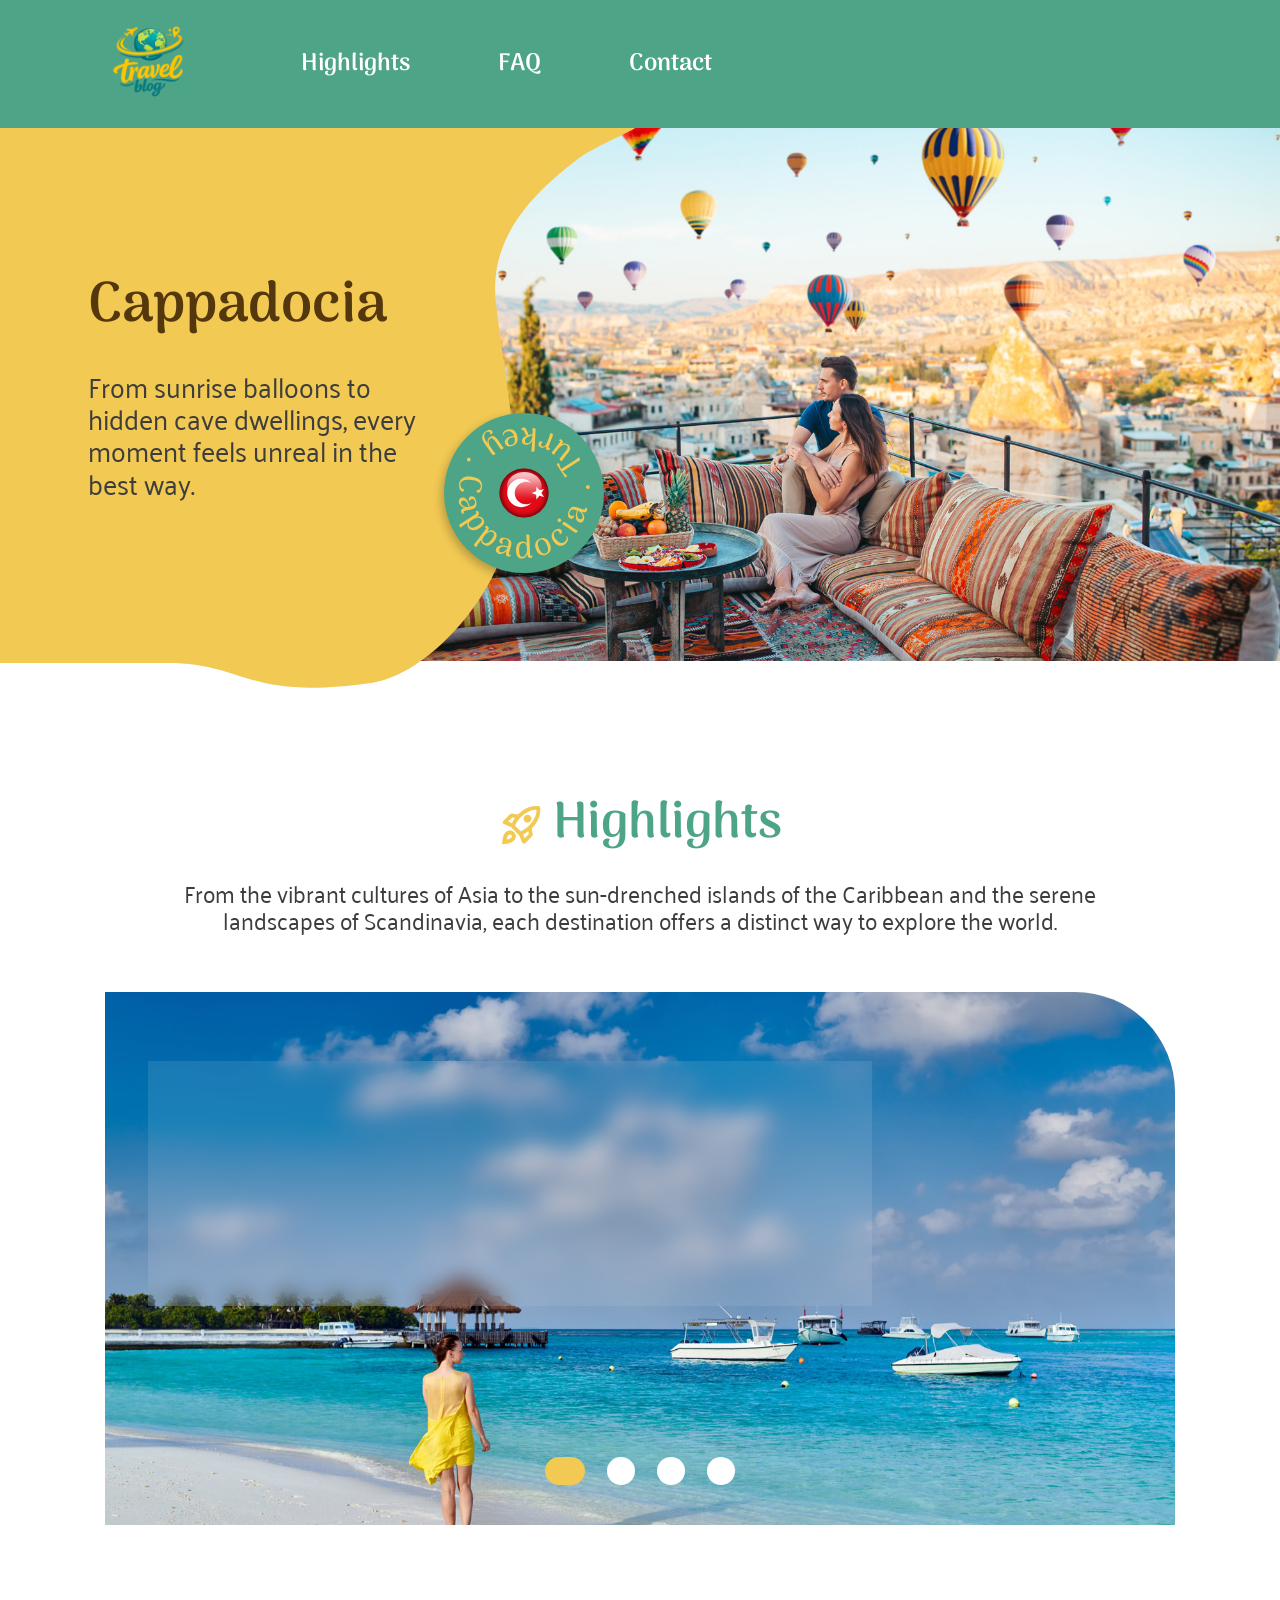
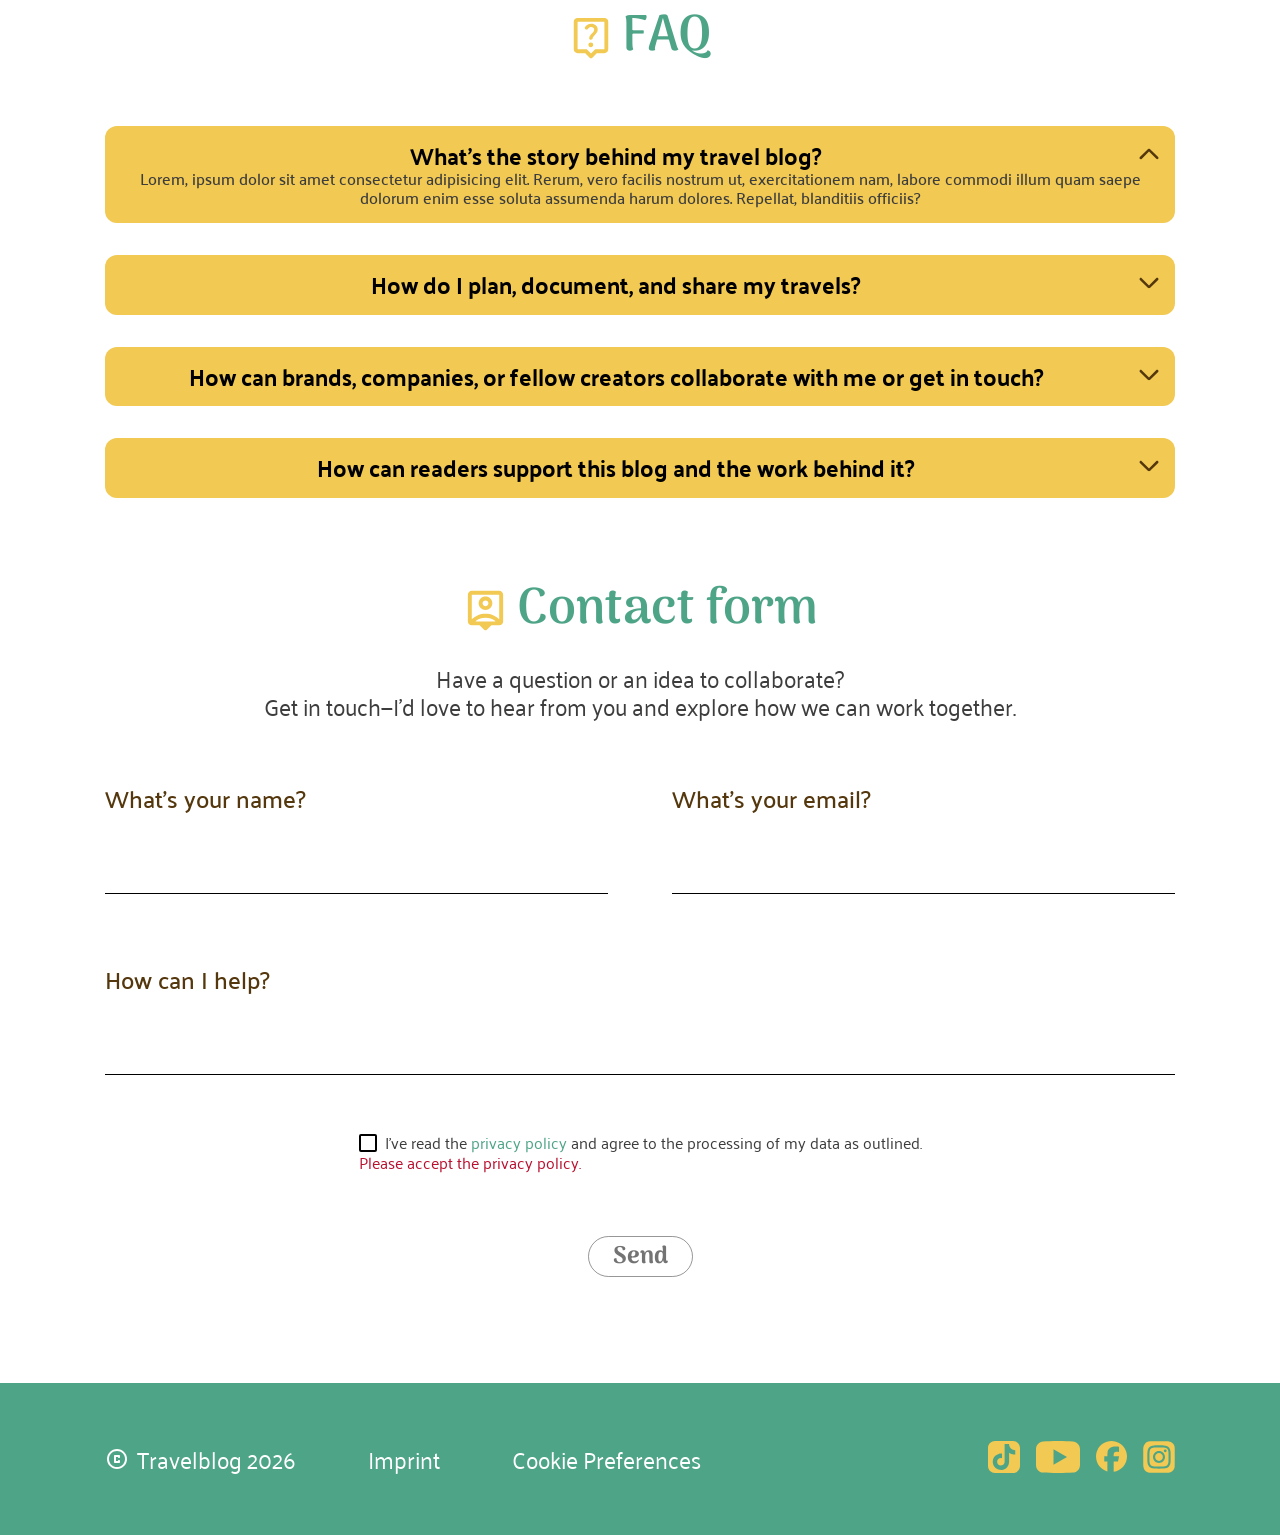
<file: index.html>
<!DOCTYPE html>
<html lang="en">

<head>
    <meta charset="UTF-8">
    <meta name="viewport" content="width=device-width, initial-scale=1.0">
    <title>Blog - Startseite</title>

    <link rel="stylesheet" href="css/variables.css">
    <link rel="stylesheet" href="css/standard.css">
    <link rel="stylesheet" href="css/font.css">
    <link rel="stylesheet" href="css/style-index.css">

    <link rel="shortcut icon" href="/assets/icons/logo-blog.svg" type="image/x-icon">
</head>

<body>
    <header class="wrapper">
        <a href="index.html"><img src="/assets/icons/logo-blog.svg" alt="Logo vom Reiseblog"></a>
        <nav>
            <ul>
                <li class="nav-highlights"><a href="#section-highlights">Highlights</a></li>
                <li class="nav-faq"><a href="#section-faq">FAQ</a></li>
                <li class="nav-contact"><a href="#section-contact">Contact</a></li>
            </ul>
        </nav>
        <nav class="navbar wrapper">
            <ul>
                <li><a href="index.html"><img src="/assets/icons/home-icon-green.svg" alt=""></a></li>
                <li><a href="#section-highlights"><img src="/assets/icons/rocket-icon-green.svg" alt=""></a></li>
                <li><a href="#section-faq"><img src="/assets/icons/help-icon-green.svg" alt=""></a></li>
                <li><a href="#section-contact"><img src="/assets/icons/person-pin-contact-icon-green.svg" alt=""></a>
                </li>
            </ul>
        </nav>
    </header>

    <section class="section-hero wrapper">
        <div class="container">
            <div class="hero-image">
            </div>
            <img src="/assets/img/wave.svg" class="hero-wave">
            <div class="hero-headline">
                <h1>Cappadocia</h1>
                <p>From sunrise balloons to hidden cave dwellings, every moment feels unreal in the best way.</p>
            </div>
            <div class="hero-logo">
                <img src="/assets/icons/cappadocia-turkey.svg" alt="" class="logo-text">
                <img src="/assets/icons/turkey-flag-icon.svg" alt="">
            </div>
        </div>
    </section>

    <main>



        <section id="section-highlights" class="section-highlights wrapper">
            <div class="section-head">
                <h2><img src="/assets/icons/rocket-highlights.svg" alt="Icon von einer Rakete">Highlights</h2>
                <div>
                    <p>From the vibrant cultures of Asia to the sun-drenched islands of the Caribbean and the serene
                        landscapes of
                        Scandinavia, each destination offers a distinct way to explore the world. </p>
                </div>
            </div>

            <div class="slider">
                <input type="radio" name="slider" value="one" checked>
                <input type="radio" name="slider" value="two">
                <input type="radio" name="slider" value="three">
                <input type="radio" name="slider" value="four">

                <div class="slider_wrapper">
                    <a href="article1.html" class="slider_element element_one">
                        <div>
                            <h6>The World’s Most Breathtaking Beaches</h6>
                            <p>From powder-soft white sands to dramatic coastlines kissed by turquoise waves, these
                                beaches are more than destinations — they’re feelings.</p>
                        </div>
                    </a>
                    <a href="article2.html" class="slider_element element_two">
                        <div>
                            <h6>Copenhagen in 3 Days: Big Experiences, Smart Spending</h6>
                            <p>Discover Copenhagen, where historic charm meets modern design, vibrant cycling culture
                                and waterfront living.</p>
                        </div>
                    </a>
                    <a href="article3.html" class="slider_element element_three">
                        <div>
                            <h6>Pattaya Pulse: <br />
                                Food, Sun and Neon Nights</h6>
                            <p>From bustling promenades to nearby islands, the city offers an energetic and diverse
                                escape. Discover Pattaya City, with vibrant nightlife and rich cultural landmarks.</p>
                        </div>
                    </a>
                    <a class="slider_element element_four">
                        <div>
                            <h6>Mountain Fuji</h6>
                            <p>The most iconic mountain and an active volcano located about 100 kilometers southwest of
                                Tokyo. Written with the characters for “wealth” and “samurai,” Fuji’s name evokes a
                                sense of strength, honor, and enduring prestige.</p>
                        </div>
                    </a>
                </div>
            </div>
        </section>

        <section id="section-faq" class="section-faq wrapper">
            <h2><img src="/assets/icons/help-faq.svg" alt="">FAQ</h2>
            <div class="accordion">
                <details name="accordion" open>
                    <summary>What’s the story behind my travel blog?<img src="/assets/icons/arrow.svg" alt=""></summary>
                    <p>Lorem, ipsum dolor sit amet consectetur adipisicing elit. Rerum, vero facilis nostrum ut,
                        exercitationem nam, labore commodi illum quam saepe dolorum enim esse soluta assumenda harum
                        dolores. Repellat, blanditiis officiis?</p>
                </details>
                <details name="accordion">
                    <summary>How do I plan, document, and share my travels?<img src="/assets/icons/arrow.svg" alt="">
                    </summary>
                    <p>Lorem, ipsum dolor sit amet consectetur adipisicing elit. Rerum, vero facilis nostrum ut,
                        exercitationem nam, labore commodi illum quam saepe dolorum enim esse soluta assumenda harum
                        dolores. Repellat, blanditiis officiis?</p>
                </details>
                <details name="accordion">
                    <summary>How can brands, companies, or fellow creators collaborate with me or get in touch?<img
                            src="/assets/icons/arrow.svg" alt=""></summary>
                    <p>Lorem, ipsum dolor sit amet consectetur adipisicing elit. Rerum, vero facilis nostrum ut,
                        exercitationem nam, labore commodi illum quam saepe dolorum enim esse soluta assumenda harum
                        dolores. Repellat, blanditiis officiis?</p>
                </details>
                <details name="accordion">
                    <summary>How can readers support this blog and the work behind it?<img src="/assets/icons/arrow.svg"
                            alt=""></summary>
                    <p>Lorem, ipsum dolor sit amet consectetur adipisicing elit. Rerum, vero facilis nostrum ut,
                        exercitationem nam, labore commodi illum quam saepe dolorum enim esse soluta assumenda harum
                        dolores. Repellat, blanditiis officiis?</p>
                </details>
            </div>
        </section>

        <section id="section-contact" class="section-contact wrapper">
            <div class="section-head">
                <h2><img src="/assets/icons/person-pin-contact.svg" alt="">Contact form</h2>
                <div>
                    <p>Have a question or an idea to collaborate?</p>
                    <p>Get in touch—I’d love to hear from you and explore how we can work together.</p>
                </div>
            </div>

            <div class="contact-form">
                <div>
                    <label for="name">What's your name?</label>
                    <input type="text" name="name" id="">
                </div>
                <div>
                    <label for="email">What's your email?</label>
                    <input type="text" name="email" id="">
                </div>
                <div>
                    <label for="help">How can I help?</label>
                    <input type="text" name="help" id="">
                </div>
            </div>

            <div class="submit">
                <div>
                    <div class="check">
                        <input type="checkbox" name="privacy-police" id="">
                        <p>I've read the <em>privacy policy</em> and agree to the processing of my data as outlined.</p>
                    </div>
                    <p class="error">Please accept the privacy policy.</p>
                </div>
                <button type="submit">Send</button>
            </div>
        </section>

    </main>


    <footer class="wrapper">
        <div>
            <div class="footer-copyright">
                <img src="/assets/icons/copyright.svg" alt="Copyright-Icon">
                <p>Travelblog 2026</p>
            </div>
            <ul class="footer-links">
                <li><a href="impressum.html">Imprint</a></li>
                <li><a href="">Cookie Preferences</a></li>
            </ul>

        </div>

        <ul class="footer-social-media-buttons">
            <li><a href="https://www.tiktok.com/de-DE/" target="_blank"><img src="/assets/icons/icon-tiktok-yellow.svg"
                        alt="Logo von Tiktok"></a></li>
            <li><a href="https://www.youtube.com/" target="_blank"><img src="/assets/icons/icon-youtube-yellow.svg"
                        alt="Logo von Youtube"></a></li>
            <li><a href="https://www.facebook.com/" target="_blank"><img src="/assets/icons/icon-facebook-yellow.svg"
                        alt="Logo von Facebook"></a></li>
            <li><a href="https://www.instagram.com/" target="_blank"><img src="/assets/icons/icon-instagram-yellow.svg"
                        alt="Logo von Instagramm"></a></li>
        </ul>
    </footer>

</body>


</html>
</file>
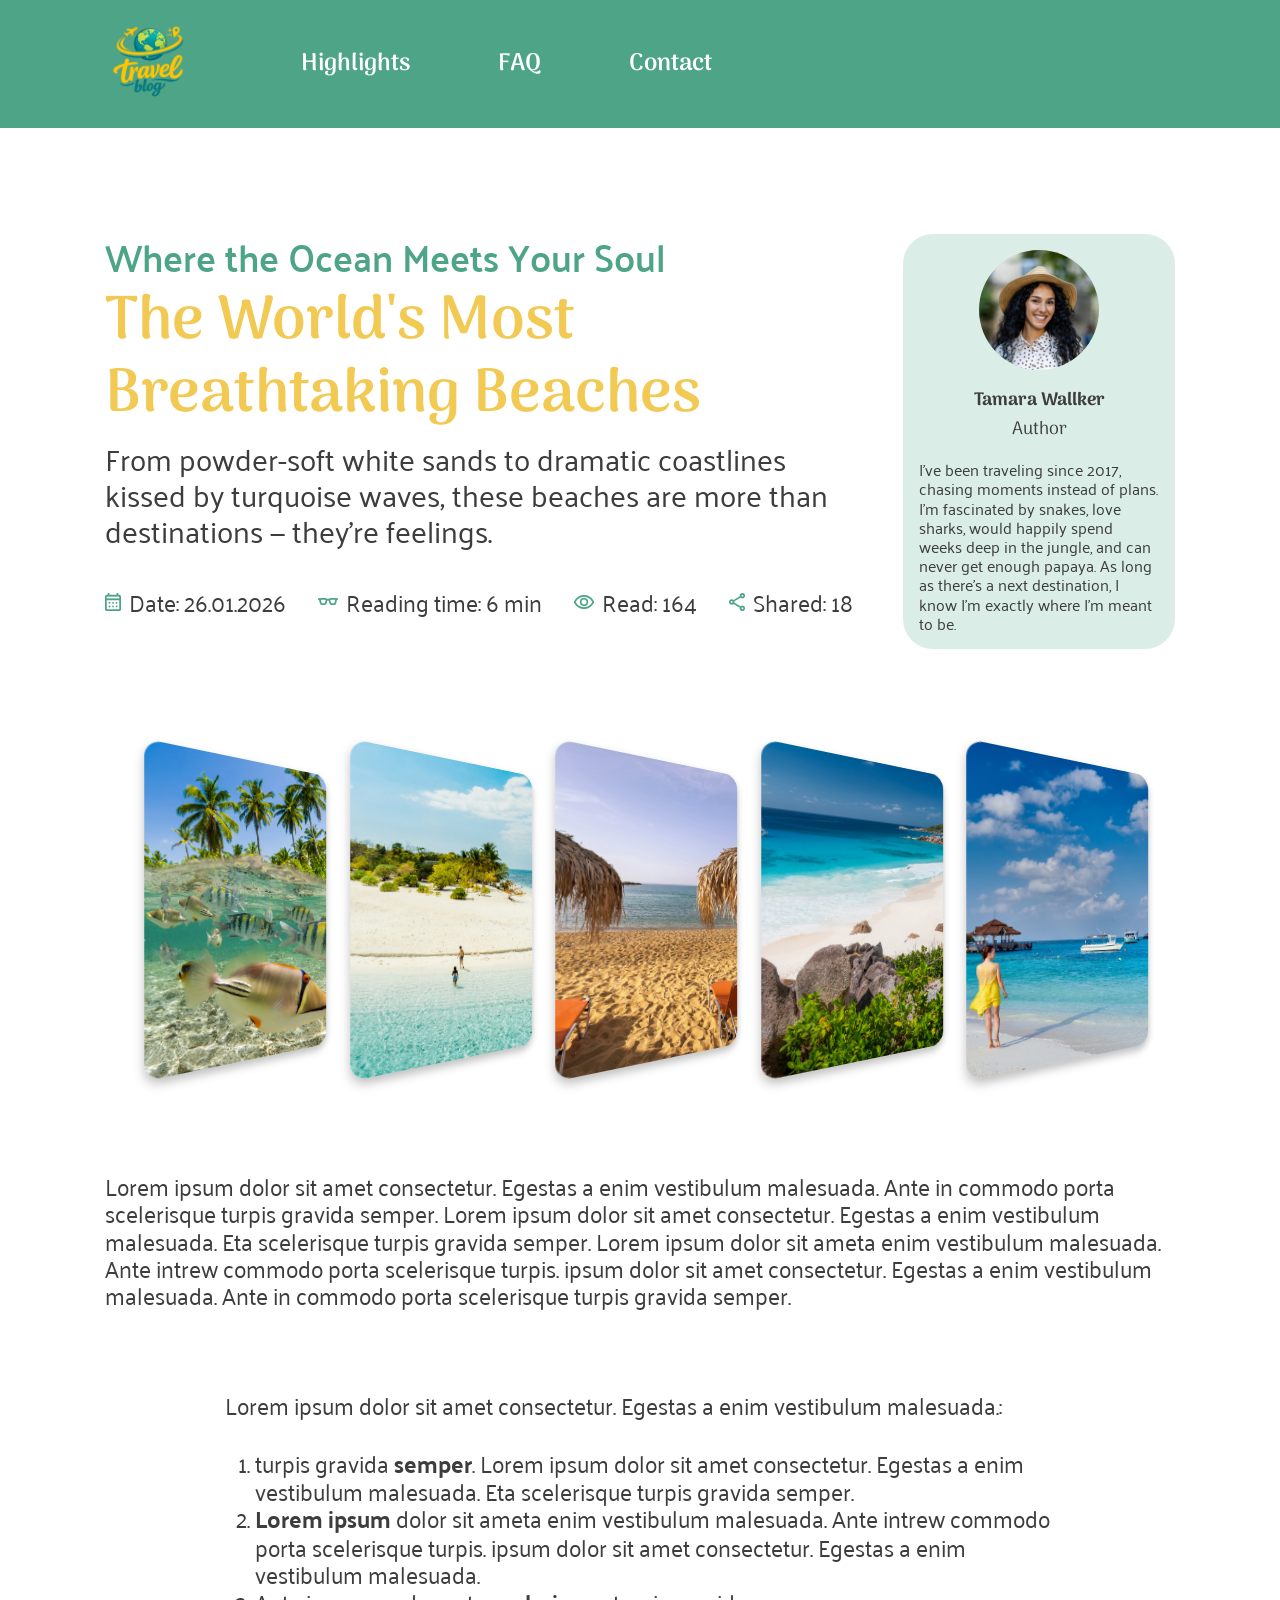
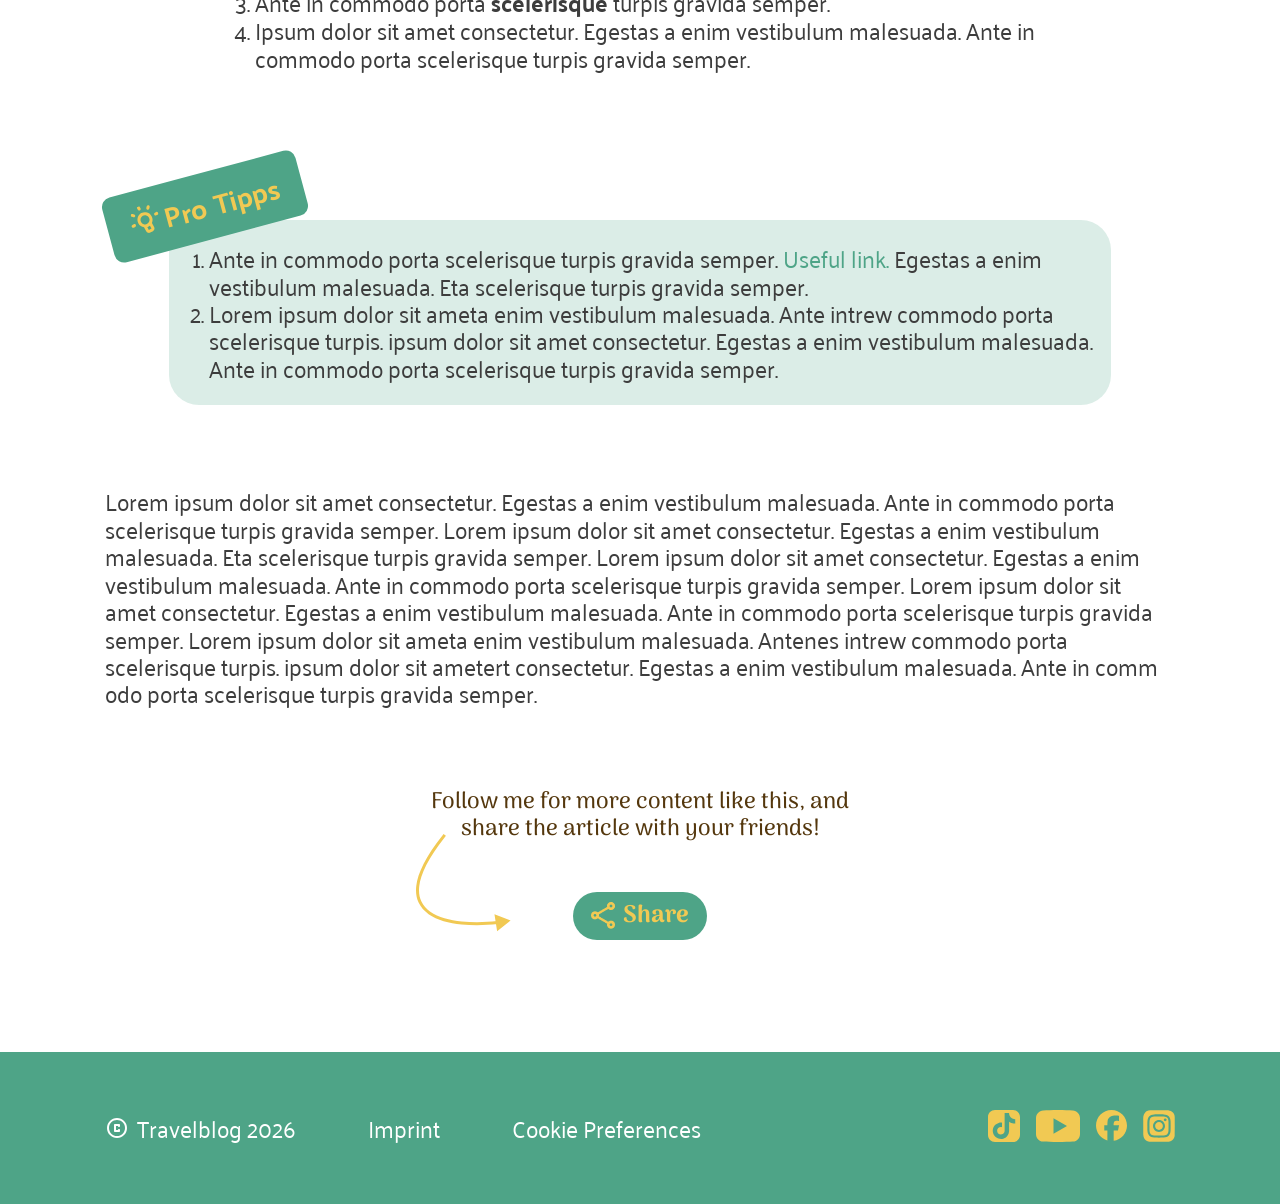
<file: article1.html>
<!DOCTYPE html>
<html lang="en">

<head>
    <meta charset="UTF-8">
    <meta name="viewport" content="width=device-width, initial-scale=1.0">
    <title>Blog - The World's Most Breathtaking Beaches</title>

    <link rel="stylesheet" href="css/variables.css">
    <link rel="stylesheet" href="css/standard.css">
    <link rel="stylesheet" href="css/font.css">
    <link rel="stylesheet" href="css/style-article1.css">

    <link rel="shortcut icon" href="/assets/icons/logo-blog.svg" type="image/x-icon">
</head>

<body>
    <header class="wrapper">
        <a href="index.html"><img src="/assets/icons/logo-blog.svg" alt="Logo vom Reiseblog"></a>
        <nav>
            <ul>
                <li class="nav-highlights"><a href="index.html#section-highlights">Highlights</a></li>
                <li class="nav-faq"><a href="index.html#section-faq">FAQ</a></li>
                <li class="nav-contact"><a href="index.html#section-contact">Contact</a></li>
            </ul>
        </nav>
        <nav class="navbar wrapper">
            <ul>
                <li><a href="index.html"><img src="/assets/icons/home-icon-green.svg" alt=""></a></li>
                <li><a href="index.html#section-highlights"><img src="/assets/icons/rocket-icon-green.svg" alt=""></a>
                </li>
                <li><a href="index.html#section-faq"><img src="/assets/icons/help-icon-green.svg" alt=""></a></li>
                <li><a href="index.html#section-contact"><img src="/assets/icons/person-pin-contact-icon-green.svg"
                            alt=""></a>
                </li>
            </ul>
        </nav>
    </header>

    <main>
        <section class="article-header wrapper">
            <div class="aticle-header-content">
                <div>
                    <h4 class="article-header-eyebrow">Where the Ocean Meets Your Soul</h4>
                    <h3 class="aticle-header-title">The World's Most Breathtaking Beaches</h3>
                    <p class="article-header-intro">From powder-soft white sands to dramatic coastlines kissed by
                        turquoise waves, these beaches are
                        more than destinations — they’re feelings.</p>
                </div>

                <div class="meta-data">
                    <p class="meta-item"><img src="./assets/icons/calendar_month.png" alt="kalenda logo">Date: 26.01.2026</p>
                    <p class="meta-item"><img src="./assets/icons/eyeglasses_2.png" alt="eyeglasses logo">Reading time: 6 min</p>
                    <p class="meta-item"><img src="./assets/icons/visibility.png" alt="visibility logo">Read: 164</p>
                    <p class="meta-item"><img src="./assets/icons/share.png" alt="share logo">Shared: 18</p>
                </div>
            </div>

            <div class="author-card">
                <img src="./assets/img/author-female_small.jpg" alt="Bild von der Autorin">
                <div class="author-title">
                    <p class="author-name">Tamara Wallker</p>
                    <p class="author-role">Author</p>
                </div>
                <div class="author-summary">
                    <p>I’ve been traveling since 2017, chasing moments instead of plans.
                        I’m fascinated by snakes, love sharks, would happily spend weeks deep in the jungle, and can
                        never get enough papaya. As long as there’s a next destination, I know I’m exactly where I’m
                        meant to be.</p>
                </div>
            </div>
        </section>

        <section class="wrapper">
            <div class="slider">
                <input type="radio" name="slider" value="one" id="">
                <input type="radio" name="slider" value="two" id="">
                <input type="radio" name="slider" value="three" id="" checked>
                <input type="radio" name="slider" value="four" id="">
                <input type="radio" name="slider" value="five" id="">
                <div class="slider-wrapper">
                    <img class="slider-element element-one" src="assets/img/single-card-carousel-01_small.jpg" alt="">
                    <img class="slider-element element-two" src="assets/img/single-card-carousel-02_small.jpg" alt="">
                    <img class="slider-element element-three" src="assets/img/single-card-carousel-03_small.jpg" alt="">
                    <img class="slider-element element-four" src="assets/img/single-card-carousel-04_small.jpg" alt="">
                    <img class="slider-element element-five" src="assets/img/single-card-carousel-05_small.jpg" alt="">
                </div>
            </div>
        </section>

        <section class="lorem-element-one wrapper">
            <p>Lorem ipsum dolor sit amet consectetur. Egestas a enim vestibulum malesuada. Ante in commodo porta
                scelerisque turpis gravida semper. Lorem ipsum dolor sit amet consectetur. Egestas a enim vestibulum
                malesuada. Eta scelerisque turpis gravida semper. Lorem ipsum dolor sit ameta enim vestibulum malesuada.
                Ante intrew commodo porta scelerisque turpis. ipsum dolor sit amet consectetur. Egestas a enim
                vestibulum malesuada. Ante in commodo porta scelerisque turpis gravida semper. </p>
        </section>

        <section class="lorem-element-two wrapper">
            <div>
                <p>Lorem ipsum dolor sit amet consectetur. Egestas a enim vestibulum malesuada.:</p>
                <ol>
                    <li>turpis gravida <span>semper</span>. Lorem ipsum dolor sit amet consectetur. Egestas a enim
                        vestibulum malesuada.
                        Eta
                        scelerisque turpis gravida semper.</li>

                    <li><span>Lorem ipsum</span> dolor sit ameta enim vestibulum malesuada. Ante intrew commodo porta
                        scelerisque turpis.
                        ipsum dolor sit amet consectetur. Egestas a enim vestibulum malesuada.</li>

                    <li>Ante in commodo porta <span>scelerisque</span> turpis gravida semper.</li>

                    <li>Ipsum dolor sit amet consectetur. Egestas a enim vestibulum malesuada. Ante in commodo porta
                        scelerisque
                        turpis gravida semper.</li>
                </ol>
            </div>
        </section>

        <section class="section-pro-tipp wrapper">
            <div class="pro-tipp-box">
                <img src="/assets/icons/pro-tipp-icon.svg" alt="icon von glühbirne">
                <p>Pro Tipps</p>
            </div>

            <div class="pro-tipp-content">
                <ol>
                    <li>Ante in commodo porta scelerisque turpis gravida semper. <a href="">Useful
                            link.</a>
                        Egestas a enim vestibulum malesuada. Eta scelerisque turpis gravida semper. </li>
                    <li>Lorem ipsum dolor sit ameta enim vestibulum malesuada. Ante intrew commodo porta scelerisque
                        turpis.
                        ipsum dolor sit amet consectetur. Egestas a enim vestibulum malesuada. Ante in commodo porta
                        scelerisque turpis gravida semper. </li>
                </ol>
            </div>
        </section>

        <section class="lorem-element-four wrapper">
            <p>Lorem ipsum dolor sit amet consectetur. Egestas a enim vestibulum malesuada. Ante in commodo porta
                scelerisque turpis gravida semper. Lorem ipsum dolor sit amet consectetur. Egestas a enim vestibulum
                malesuada. Eta scelerisque turpis gravida semper. Lorem ipsum dolor sit amet consectetur.
                Egestas a enim vestibulum malesuada. Ante in commodo porta scelerisque turpis gravida semper. Lorem
                ipsum dolor sit amet consectetur. Egestas a enim vestibulum malesuada. Ante in commodo porta scelerisque
                turpis gravida semper. Lorem ipsum dolor sit ameta enim vestibulum malesuada. Antenes intrew commodo
                porta scelerisque turpis. ipsum dolor sit ametert consectetur. Egestas a enim vestibulum malesuada. Ante
                in comm odo porta scelerisque turpis gravida semper. </p>
        </section>

        <section class="share-button wrapper">
            <p class="follow-me"> <img class="share-arrow-big" src="./assets/icons/share-arrow-big.svg" alt=""> <img
                    class="share-arrow-small" src="assets/icons/share-arrow-small.svg" alt="">Follow me for more
                content like this, and <br> share the article with your friends!</p>

            <details>
                <summary><img src="./assets/icons/share yellow.png" alt="share-icon">Share</summary>
                <div class="hidden-links">
                    <img src="./assets/icons/share-icon.svg" alt="">
                    <div>
                        <a href="https://www.linkedin.com/" target="_blank">LinkedIn</a>
                        <a href="https://web.whatsapp.com/" target="_blank">WhatsApp</a>
                    </div>
                </div>
            </details>
        </section>
    </main>

    <footer class="wrapper">
        <div>
            <div class="footer-copyright">
                <img src="/assets/icons/copyright.svg" alt="Copyright-Icon">
                <p>Travelblog 2026</p>
            </div>
            <ul class="footer-links">
                <li><a href="impressum.html">Imprint</a></li>
                <li><a href="">Cookie Preferences</a></li>
            </ul>

        </div>

        <ul class="footer-social-media-buttons">
            <li><a href="https://www.tiktok.com/de-DE/" target="_blank"><img src="/assets/icons/icon-tiktok-yellow.svg" alt="Logo von Tiktok"></a></li>
            <li><a href="https://www.youtube.com/" target="_blank"><img src="/assets/icons/icon-youtube-yellow.svg" alt="Logo von Youtube"></a></li>
            <li><a href="https://www.facebook.com/" target="_blank"><img src="/assets/icons/icon-facebook-yellow.svg" alt="Logo von Facebook"></a></li>
            <li><a href="https://www.instagram.com/" target="_blank"><img src="/assets/icons/icon-instagram-yellow.svg" alt="Logo von Instagramm"></a></li>
        </ul>
    </footer>
</body>

</html>
</file>
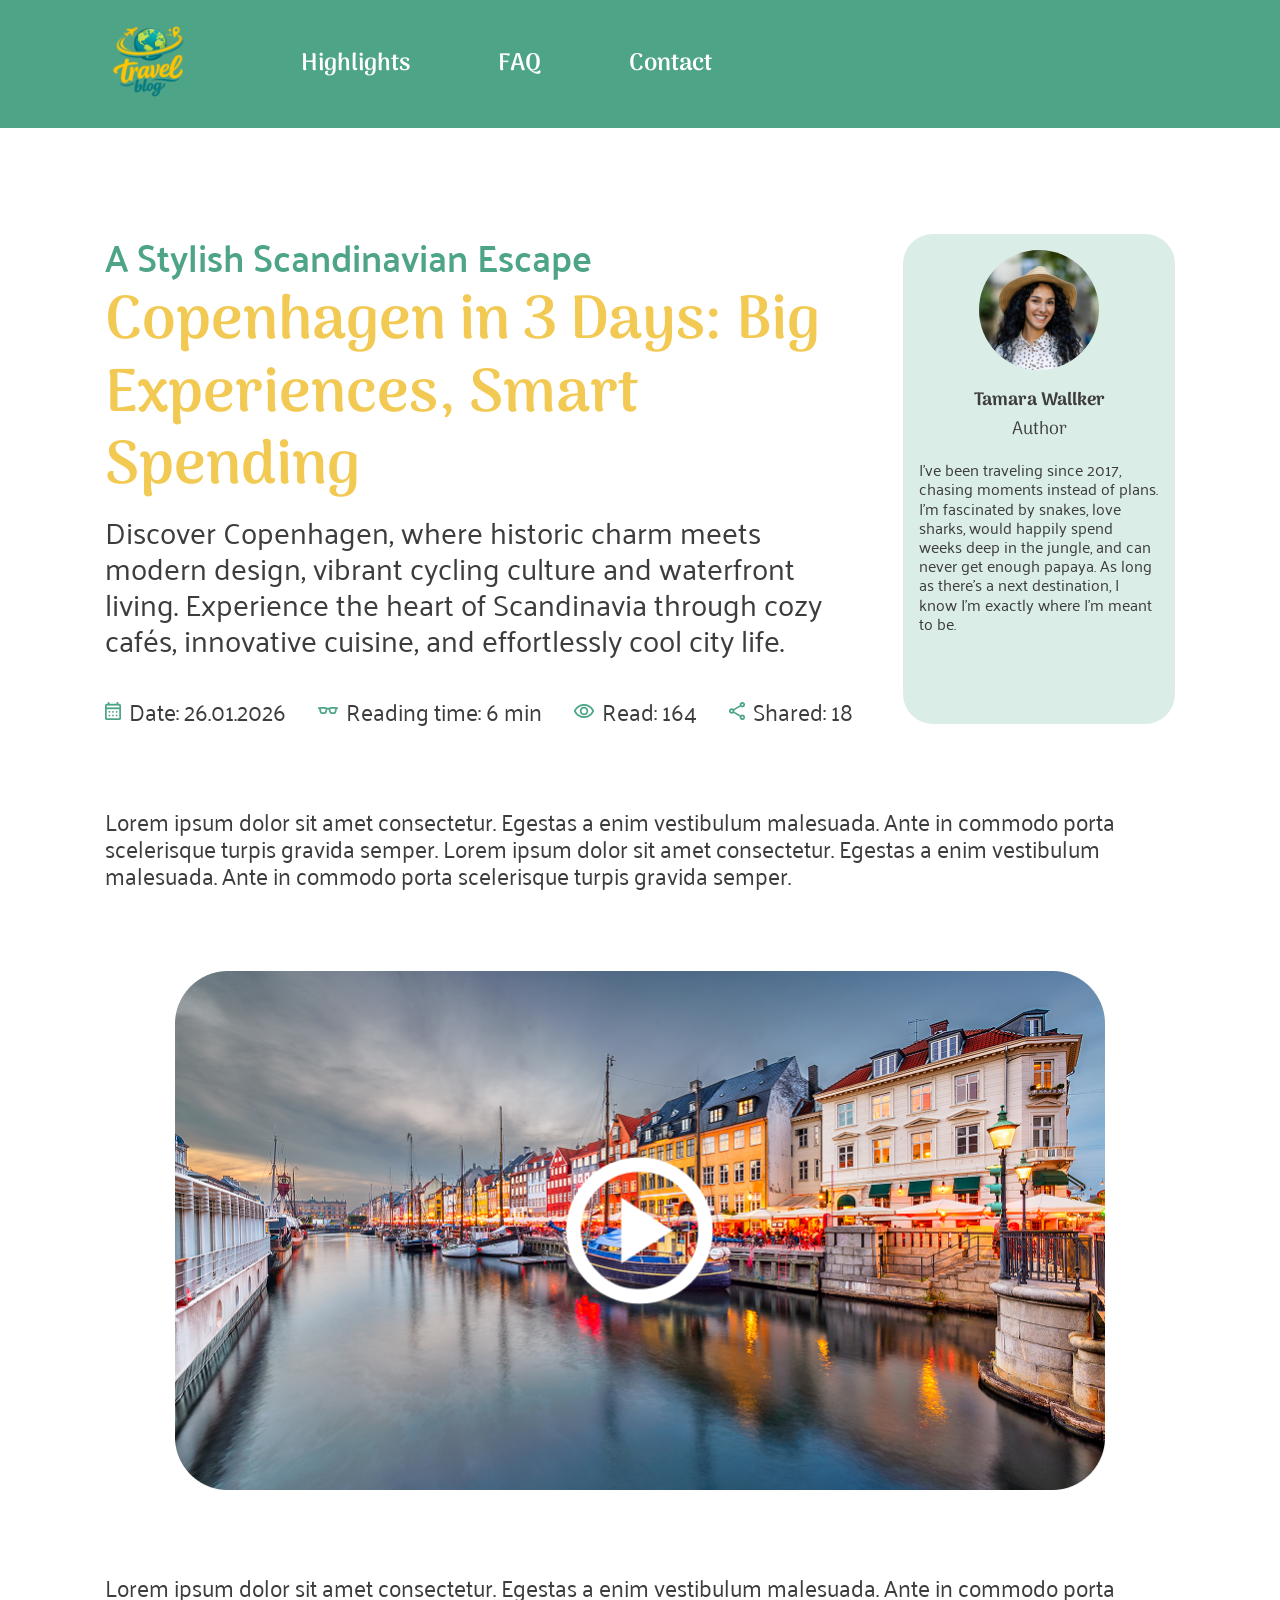
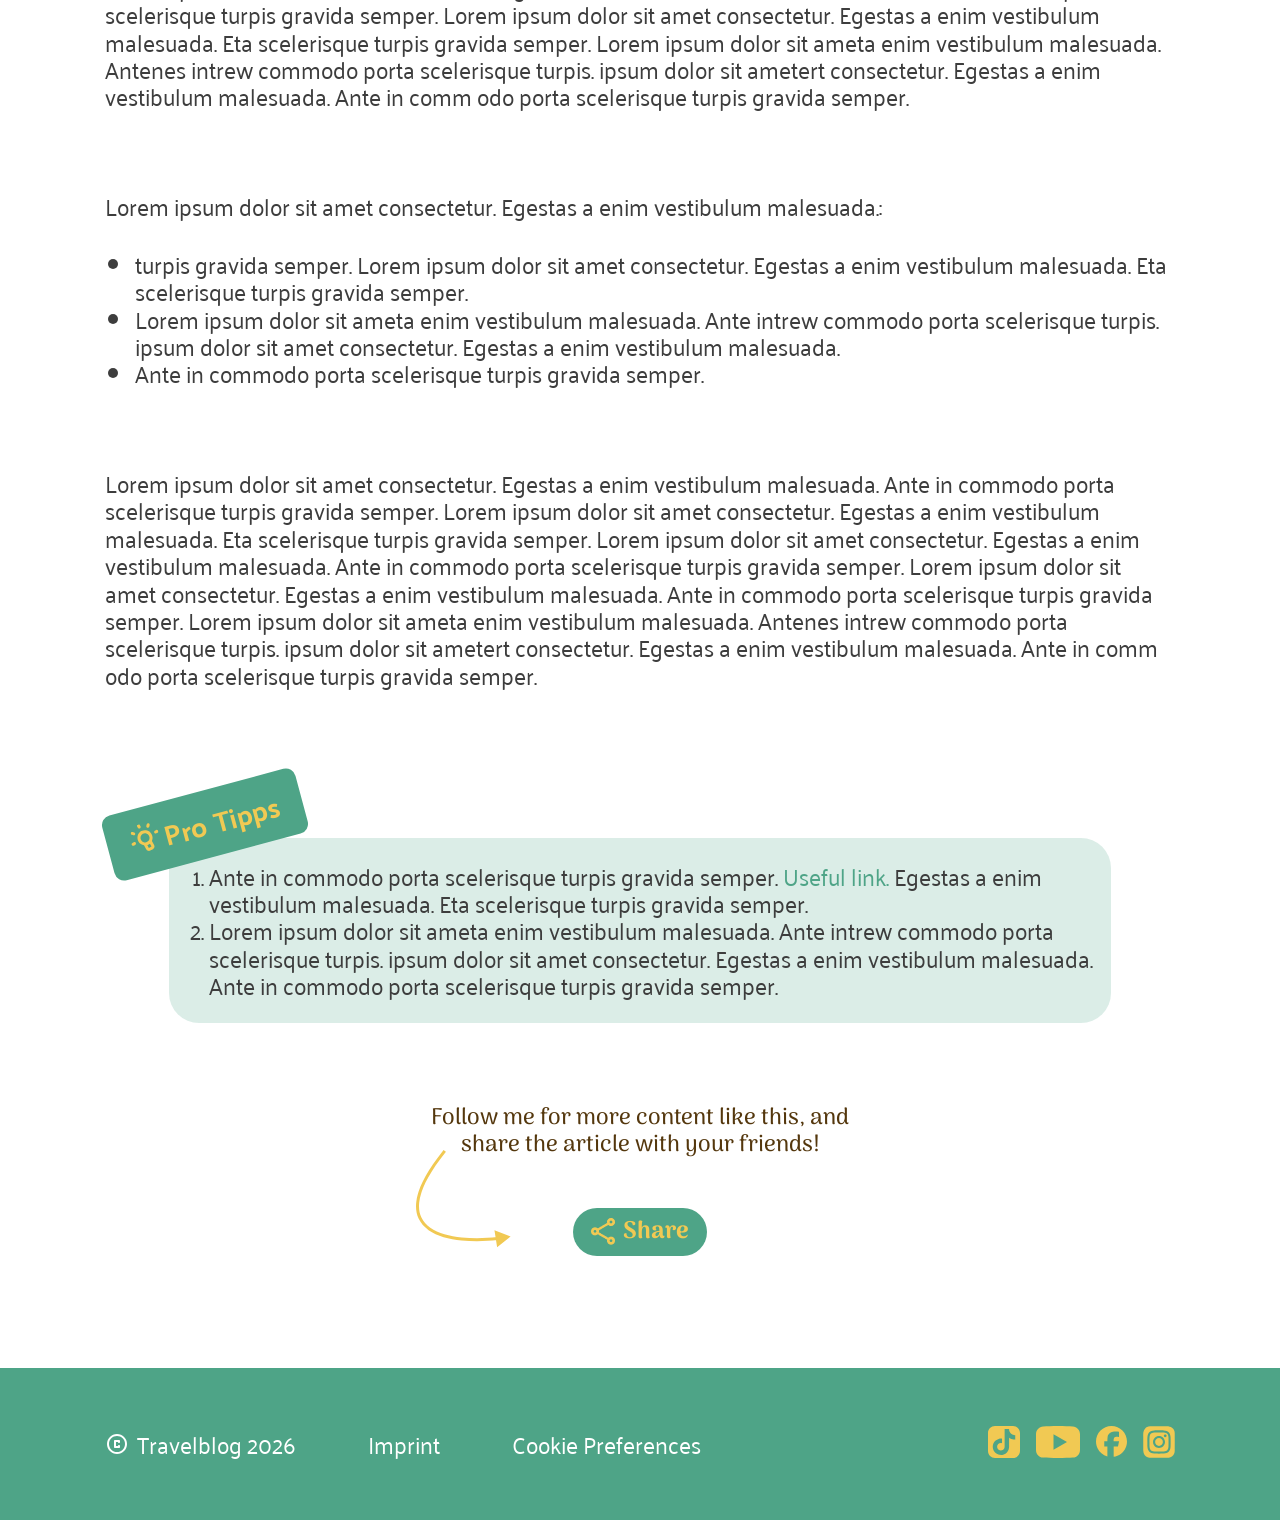
<file: article2.html>
<!DOCTYPE html>
<html lang="en">

<head>
    <meta charset="UTF-8">
    <meta name="viewport" content="width=device-width, initial-scale=1.0">
    <title>Blog - Copenhagen in 3 Days: Big Experiences, Smart Spending</title>

    <link rel="stylesheet" href="css/variables.css">
    <link rel="stylesheet" href="css/standard.css">
    <link rel="stylesheet" href="css/font.css">
    <link rel="stylesheet" href="css/style-article2.css">

    <link rel="shortcut icon" href="/assets/icons/logo-blog.svg" type="image/x-icon">
</head>

<body>
    <header class="wrapper">
        <a href="index.html"><img src="/assets/icons/logo-blog.svg" alt="Logo vom Reiseblog"></a>
        <nav>
            <ul>
                <li class="nav-highlights"><a href="index.html#section-highlights">Highlights</a></li>
                <li class="nav-faq"><a href="index.html#section-faq">FAQ</a></li>
                <li class="nav-contact"><a href="index.html#section-contact">Contact</a></li>
            </ul>
        </nav>
        <nav class="navbar wrapper">
            <ul>
                <li><a href="index.html"><img src="/assets/icons/home-icon-green.svg" alt=""></a></li>
                <li><a href="index.html#section-highlights"><img src="/assets/icons/rocket-icon-green.svg" alt=""></a>
                </li>
                <li><a href="index.html#section-faq"><img src="/assets/icons/help-icon-green.svg" alt=""></a></li>
                <li><a href="index.html#section-contact"><img src="/assets/icons/person-pin-contact-icon-green.svg"
                            alt=""></a>
                </li>
            </ul>
        </nav>
    </header>

    <main>
        <section class="article-header wrapper">
            <div class="aticle-header-content">
                <div>
                    <h4 class="article-header-eyebrow">A Stylish Scandinavian Escape</h4>
                    <h3 class="aticle-header-title">Copenhagen in 3 Days: Big Experiences, Smart Spending</h3>
                    <p class="article-header-intro">Discover Copenhagen, where historic charm meets modern design, vibrant cycling culture and
                        waterfront living. Experience the heart of Scandinavia through cozy cafés, innovative cuisine,
                        and effortlessly cool city life.</p>
                </div>

                <div class="meta-data">
                    <p class="meta-item"><img src="./assets/icons/calendar_month.png" alt="kalenda logo">Date: 26.01.2026</p>
                    <p class="meta-item"><img src="./assets/icons/eyeglasses_2.png" alt="eyeglasses logo">Reading time: 6 min</p>
                    <p class="meta-item"><img src="./assets/icons/visibility.png" alt="visibility logo">Read: 164</p>
                    <p class="meta-item"><img src="./assets/icons/share.png" alt="share logo">Shared: 18</p>
                </div>
            </div>

            <div class="author-card">
                <img src="./assets/img/author-female_small.jpg" alt="Bild von der Autorin">
                <div class="author-title">
                    <p class="author-name">Tamara Wallker</p>
                    <p class="author-role">Author</p>
                </div>
                <div class="author-summary">
                    <p>I’ve been traveling since 2017, chasing moments instead of plans.
                        I’m fascinated by snakes, love sharks, would happily spend weeks deep in the jungle, and can
                        never get enough papaya. As long as there’s a next destination, I know I’m exactly where I’m
                        meant to be.</p>
                </div>
            </div>
        </section>

        <section class="lorem-element wrapper">
            <p>Lorem ipsum dolor sit amet consectetur. Egestas a enim vestibulum malesuada. Ante in commodo porta
                scelerisque turpis gravida semper. Lorem ipsum dolor sit amet consectetur. Egestas a enim vestibulum
                malesuada. Ante in commodo porta scelerisque turpis gravida semper. </p>
        </section>

        <section class="video-element wrapper">
            <img class="video-img" src="./assets/img/Video.png" alt="">
        </section>

        <section class="lorem-element-one wrapper">
            <p>Lorem ipsum dolor sit amet consectetur. Egestas a enim vestibulum malesuada. Ante in commodo porta
                scelerisque turpis gravida semper. Lorem ipsum dolor sit amet consectetur. Egestas a enim vestibulum
                malesuada. Eta scelerisque turpis gravida semper. Lorem ipsum dolor sit ameta enim vestibulum malesuada.
                Antenes intrew commodo porta scelerisque turpis. ipsum dolor sit ametert consectetur. Egestas a enim
                vestibulum malesuada. Ante in comm odo porta scelerisque turpis gravida semper. </p>
        </section>

        <section class="lorem-element-two wrapper">
            <p>Lorem ipsum dolor sit amet consectetur. Egestas a enim vestibulum malesuada.:</p>
            <ul>
                <li>turpis gravida <span>semper</span>. Lorem ipsum dolor sit amet consectetur. Egestas a enim
                    vestibulum malesuada.
                    Eta
                    scelerisque turpis gravida semper.</li>

                <li><span>Lorem ipsum</span> dolor sit ameta enim vestibulum malesuada. Ante intrew commodo porta
                    scelerisque turpis.
                    ipsum dolor sit amet consectetur. Egestas a enim vestibulum malesuada.</li>

                <li>Ante in commodo porta <span>scelerisque</span> turpis gravida semper.</li>
            </ul>
        </section>

        <section class="lorem-element-four wrapper">
            <p>Lorem ipsum dolor sit amet consectetur. Egestas a enim vestibulum malesuada. Ante in commodo porta
                scelerisque turpis gravida semper. Lorem ipsum dolor sit amet consectetur. Egestas a enim vestibulum
                malesuada. Eta scelerisque turpis gravida semper. Lorem ipsum dolor sit amet consectetur.
                Egestas a enim vestibulum malesuada. Ante in commodo porta scelerisque turpis gravida semper. Lorem
                ipsum
                dolor sit amet consectetur. Egestas a enim vestibulum malesuada. Ante in commodo porta scelerisque
                turpis
                gravida semper. Lorem ipsum dolor sit ameta enim vestibulum malesuada. Antenes intrew commodo porta
                scelerisque turpis. ipsum dolor sit ametert consectetur. Egestas a enim vestibulum malesuada. Ante in
                comm
                odo porta scelerisque turpis gravida semper.</p>
        </section>

        <section class="section-pro-tipp wrapper">
            <div class="pro-tipp-box">
                <img src="/assets/icons/pro-tipp-icon.svg" alt="icon von glühbirne">
                <p>Pro Tipps</p>
            </div>

            <div class="pro-tipp-content">
                <ol>
                    <li>Ante in commodo porta scelerisque turpis gravida semper. <a href="">Useful
                            link.</a>
                        Egestas a enim vestibulum malesuada. Eta scelerisque turpis gravida semper. </li>
                    <li>Lorem ipsum dolor sit ameta enim vestibulum malesuada. Ante intrew commodo porta scelerisque
                        turpis.
                        ipsum dolor sit amet consectetur. Egestas a enim vestibulum malesuada. Ante in commodo porta
                        scelerisque turpis gravida semper. </li>
                </ol>
            </div>
        </section>

       <section class="share-button wrapper">
            <p class="follow-me"> <img class="share-arrow-big" src="./assets/icons/share-arrow-big.svg" alt=""> <img class="share-arrow-small" src="assets/icons/share-arrow-small.svg" alt="">Follow me for more
                content like this, and <br> share the article with your friends!</p>

            <details>
                <summary><img src="./assets/icons/share yellow.png" alt="share-icon">Share</summary>
                <div class="hidden-links">
                    <img src="./assets/icons/share-icon.svg" alt="">
                    <div>
                        <a href="https://www.linkedin.com/" target="_blank">LinkedIn</a>
                        <a href="https://web.whatsapp.com/" target="_blank">WhatsApp</a>
                    </div>
                </div>
            </details>
        </section>
    </main>

    <footer class="wrapper">
        <div>
            <div class="footer-copyright">
                <img src="/assets/icons/copyright.svg" alt="Copyright-Icon">
                <p>Travelblog 2026</p>
            </div>

            <ul class="footer-links">
                <li><a href="impressum.html">Imprint</a></li>
                <li><a href="">Cookie Preferences</a></li>
            </ul>
        </div>

        <ul class="footer-social-media-buttons">
            <li><a href="https://www.tiktok.com/de-DE/" target="_blank"><img src="/assets/icons/icon-tiktok-yellow.svg" alt="Logo von Tiktok"></a></li>
            <li><a href="https://www.youtube.com/" target="_blank"><img src="/assets/icons/icon-youtube-yellow.svg" alt="Logo von Youtube"></a></li>
            <li><a href="https://www.facebook.com/" target="_blank"><img src="/assets/icons/icon-facebook-yellow.svg" alt="Logo von Facebook"></a></li>
            <li><a href="https://www.instagram.com/" target="_blank"><img src="/assets/icons/icon-instagram-yellow.svg" alt="Logo von Instagramm"></a></li>
        </ul>
    </footer>
</body>

</html>
</file>
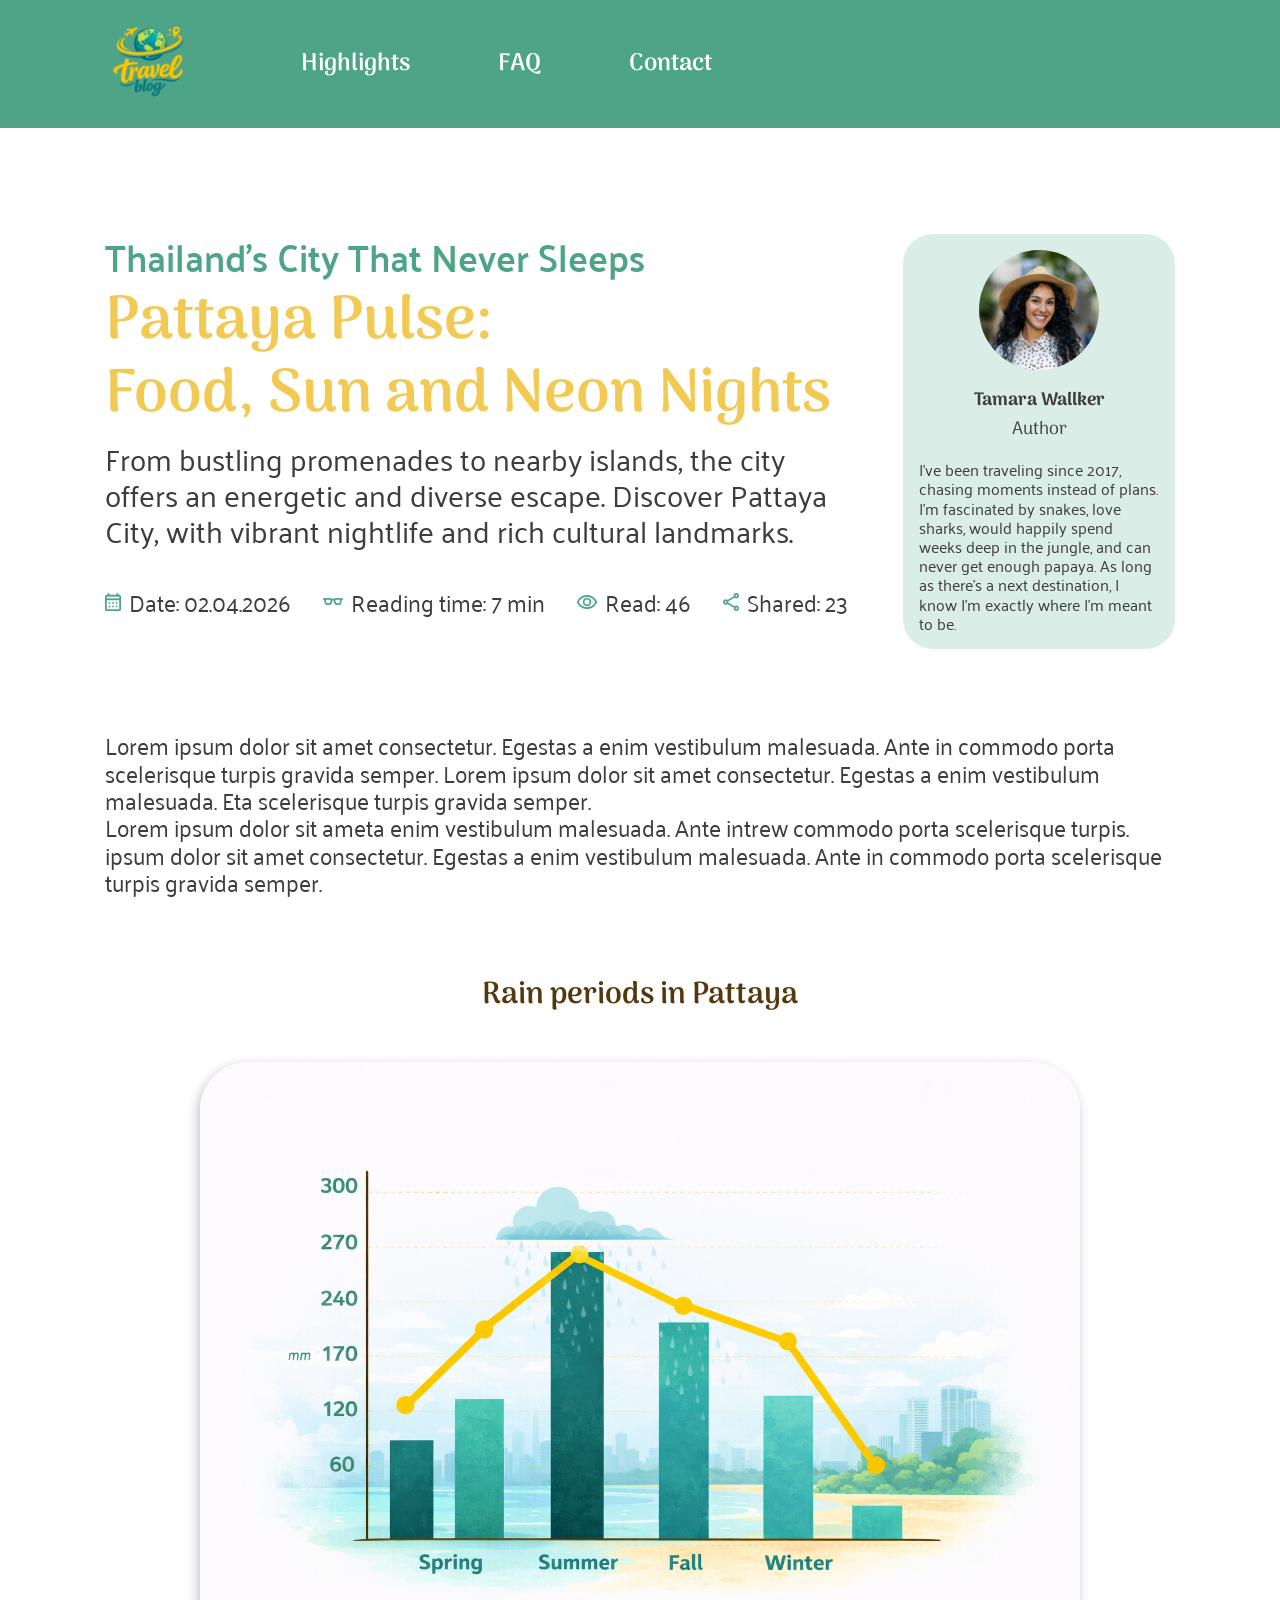
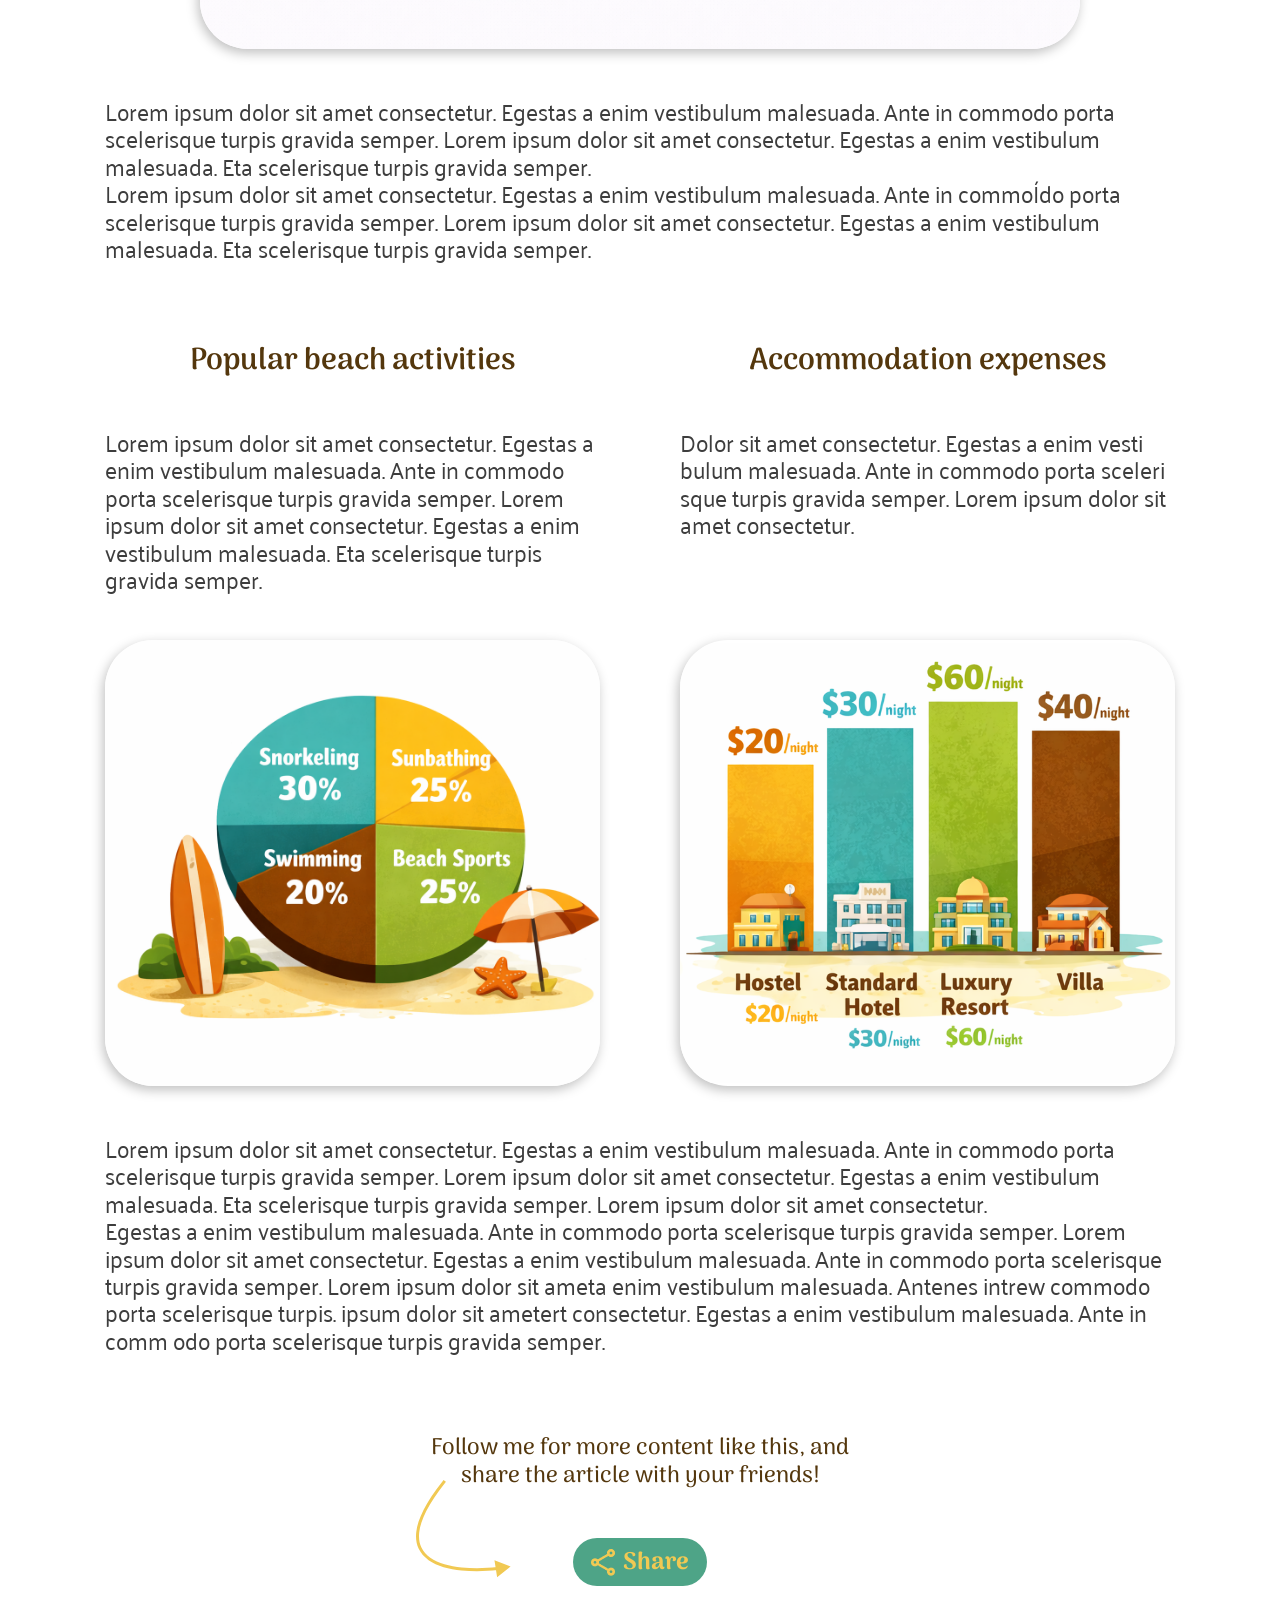
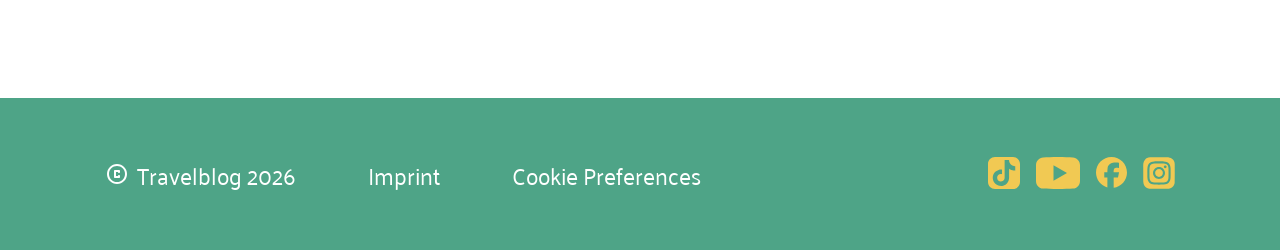
<file: article3.html>
<!DOCTYPE html>
<html lang="en">

<head>
    <meta charset="UTF-8">
    <meta name="viewport" content="width=device-width, initial-scale=1.0">
    <title>Blog - Pattaya Pulse: Food, Sun and Neon Nights</title>

    <link rel="stylesheet" href="css/variables.css">
    <link rel="stylesheet" href="css/standard.css">
    <link rel="stylesheet" href="css/font.css">
    <link rel="stylesheet" href="css/style-article3.css">

    <link rel="shortcut icon" href="/assets/icons/logo-blog.svg" type="image/x-icon">
</head>

<body>
    <header class="wrapper">
        <a href="index.html"><img src="/assets/icons/logo-blog.svg" alt="Logo vom Reiseblog"></a>
        <nav>
            <ul>
                <li class="nav-highlights"><a href="index.html#section-highlights">Highlights</a></li>
                <li class="nav-faq"><a href="index.html#section-faq">FAQ</a></li>
                <li class="nav-contact"><a href="index.html#section-contact">Contact</a></li>
            </ul>
        </nav>
        <nav class="navbar wrapper">
            <ul>
                <li><a href="index.html"><img src="/assets/icons/home-icon-green.svg" alt=""></a></li>
                <li><a href="index.html#section-highlights"><img src="/assets/icons/rocket-icon-green.svg" alt=""></a>
                </li>
                <li><a href="index.html#section-faq"><img src="/assets/icons/help-icon-green.svg" alt=""></a></li>
                <li><a href="index.html#section-contact"><img src="/assets/icons/person-pin-contact-icon-green.svg"
                            alt=""></a>
                </li>
            </ul>
        </nav>
    </header>

    <main>
        <section class="article-header wrapper">
            <div class="aticle-header-content">
                <div>
                    <h4 class="article-header-eyebrow">Thailand’s City That Never Sleeps</h4>
                    <h3 class="aticle-header-title">Pattaya Pulse: <br>
                        Food, Sun and Neon Nights</h3>
                    <p class="article-header-intro">From bustling promenades to nearby islands, the city offers an
                        energetic and diverse escape. Discover Pattaya City, with vibrant nightlife and rich cultural
                        landmarks.</p>
                </div>

                <div class="meta-data">
                    <p class="meta-item"><img src="./assets/icons/calendar_month.png" alt="kalenda logo">Date:
                        02.04.2026
                    </p>
                    <p class="meta-item"><img src="./assets/icons/eyeglasses_2.png" alt="eyeglasses logo">Reading time:
                        7
                        min</p>
                    <p class="meta-item"><img src="./assets/icons/visibility.png" alt="visibility logo">Read: 46</p>
                    <p class="meta-item"><img src="./assets/icons/share.png" alt="share logo">Shared: 23</p>
                </div>
            </div>

            <div class="author-card">
                <img src="./assets/img/author-female_small.jpg" alt="Bild von der Autorin">
                <div class="author-title">
                    <p class="author-name">Tamara Wallker</p>
                    <p class="author-role">Author</p>
                </div>
                <div class="author-summary">
                    <p>I’ve been traveling since 2017, chasing moments instead of plans.
                        I’m fascinated by snakes, love sharks, would happily spend weeks deep in the jungle, and can
                        never get enough papaya. As long as there’s a next destination, I know I’m exactly where I’m
                        meant to be.</p>
                </div>
            </div>
        </section>


        <div class="wrapper">
            <p>Lorem ipsum dolor sit amet consectetur. Egestas a enim vestibulum malesuada. Ante in commodo porta
                scelerisque turpis gravida semper. Lorem ipsum dolor sit amet consectetur. Egestas a enim vestibulum
                malesuada. Eta scelerisque turpis gravida semper. </p>
            <p>Lorem ipsum dolor sit ameta enim vestibulum malesuada. Ante intrew commodo porta scelerisque turpis.
                ipsum
                dolor sit amet consectetur. Egestas a enim vestibulum malesuada. Ante in commodo porta scelerisque
                turpis
                gravida semper. </p>
        </div>

        <article class="big-pic-one-column wrapper">
            <h5>Rain periods in Pattaya</h5>
            <img src="/assets/img/rain-periods.png" alt="Tabelle über die Regenperioden in einem Jahr">
            <div>
                <p>Lorem ipsum dolor sit amet consectetur. Egestas a enim vestibulum malesuada. Ante in commodo porta
                    scelerisque turpis gravida semper. Lorem ipsum dolor sit amet consectetur. Egestas a enim vestibulum
                    malesuada. Eta scelerisque turpis gravida semper. </p>
                <p>Lorem ipsum dolor sit amet consectetur. Egestas a enim vestibulum malesuada. Ante in commoÍdo porta
                    scelerisque turpis gravida semper. Lorem ipsum dolor sit amet consectetur. Egestas a enim vestibulum
                    malesuada. Eta scelerisque turpis gravida semper. </p>
            </div>
        </article>

        <div class="two-columns wrapper">
            <div class="articles">
                <article>
                    <h5>Popular beach activities</h5>
                    <p>Lorem ipsum dolor sit amet consectetur. Egestas a enim vestibulum malesuada. Ante in
                        commodo
                        porta scelerisque turpis gravida semper. Lorem ipsum dolor sit amet consectetur. Egestas
                        a enim
                        vestibulum malesuada. Eta scelerisque turpis gravida semper. </p>
                    <img src="/assets/img/beach-activities.png" alt="">
                </article>
                <article>
                    <h5>Accommodation expenses</h5>
                    <p>Dolor sit amet consectetur. Egestas a enim vesti bulum malesuada. Ante in commodo porta
                        sceleri
                        sque turpis gravida semper. Lorem ipsum dolor sit amet consectetur. </p>
                    <img src="/assets/img/expenses.png" alt="">
                </article>
            </div>
            <div>
                <p>Lorem ipsum dolor sit amet consectetur. Egestas a enim vestibulum malesuada. Ante in
                    commodo porta scelerisque turpis gravida semper. Lorem ipsum dolor sit amet consectetur.
                    Egestas a enim vestibulum malesuada. Eta scelerisque turpis gravida semper. Lorem ipsum dolor sit
                    amet
                    consectetur.
                </p>
                <p>
                    Egestas a enim vestibulum malesuada. Ante in commodo porta scelerisque turpis gravida
                    semper. Lorem
                    ipsum dolor sit amet consectetur. Egestas a enim vestibulum malesuada. Ante in commodo porta
                    scelerisque
                    turpis gravida semper. Lorem ipsum dolor sit ameta enim vestibulum malesuada. Antenes intrew
                    commodo
                    porta scelerisque turpis. ipsum dolor sit ametert consectetur. Egestas a enim vestibulum
                    malesuada.
                    Ante
                    in comm odo porta scelerisque turpis gravida semper. </p>
            </div>
        </div>

       <section class="share-button wrapper">
            <p class="follow-me"> <img class="share-arrow-big" src="./assets/icons/share-arrow-big.svg" alt=""> <img class="share-arrow-small" src="assets/icons/share-arrow-small.svg" alt="">Follow me for more
                content like this, and <br> share the article with your friends!</p>

            <details>
                <summary><img src="./assets/icons/share yellow.png" alt="share-icon">Share</summary>
                <div class="hidden-links">
                    <img src="./assets/icons/share-icon.svg" alt="">
                    <div>
                        <a href="https://www.linkedin.com/" target="_blank">LinkedIn</a>
                        <a href="https://web.whatsapp.com/" target="_blank">WhatsApp</a>
                    </div>
                </div>
            </details>
        </section>

    </main>

    <footer class="wrapper">
        <div>
            <div class="footer-copyright">
                <img src="/assets/icons/copyright.svg" alt="Copyright-Icon">
                <p>Travelblog 2026</p>
            </div>

            <ul class="footer-links">
                <li><a href="impressum.html">Imprint</a></li>
                <li><a href="">Cookie Preferences</a></li>
            </ul>
        </div>

        <ul class="footer-social-media-buttons">
            <li><a href="https://www.tiktok.com/de-DE/" target="_blank"><img src="/assets/icons/icon-tiktok-yellow.svg" alt="Logo von Tiktok"></a></li>
            <li><a href="https://www.youtube.com/" target="_blank"><img src="/assets/icons/icon-youtube-yellow.svg" alt="Logo von Youtube"></a></li>
            <li><a href="https://www.facebook.com/" target="_blank"><img src="/assets/icons/icon-facebook-yellow.svg" alt="Logo von Facebook"></a></li>
            <li><a href="https://www.instagram.com/" target="_blank"><img src="/assets/icons/icon-instagram-yellow.svg" alt="Logo von Instagramm"></a></li>
        </ul>
    </footer>

</body>

</html>
</file>
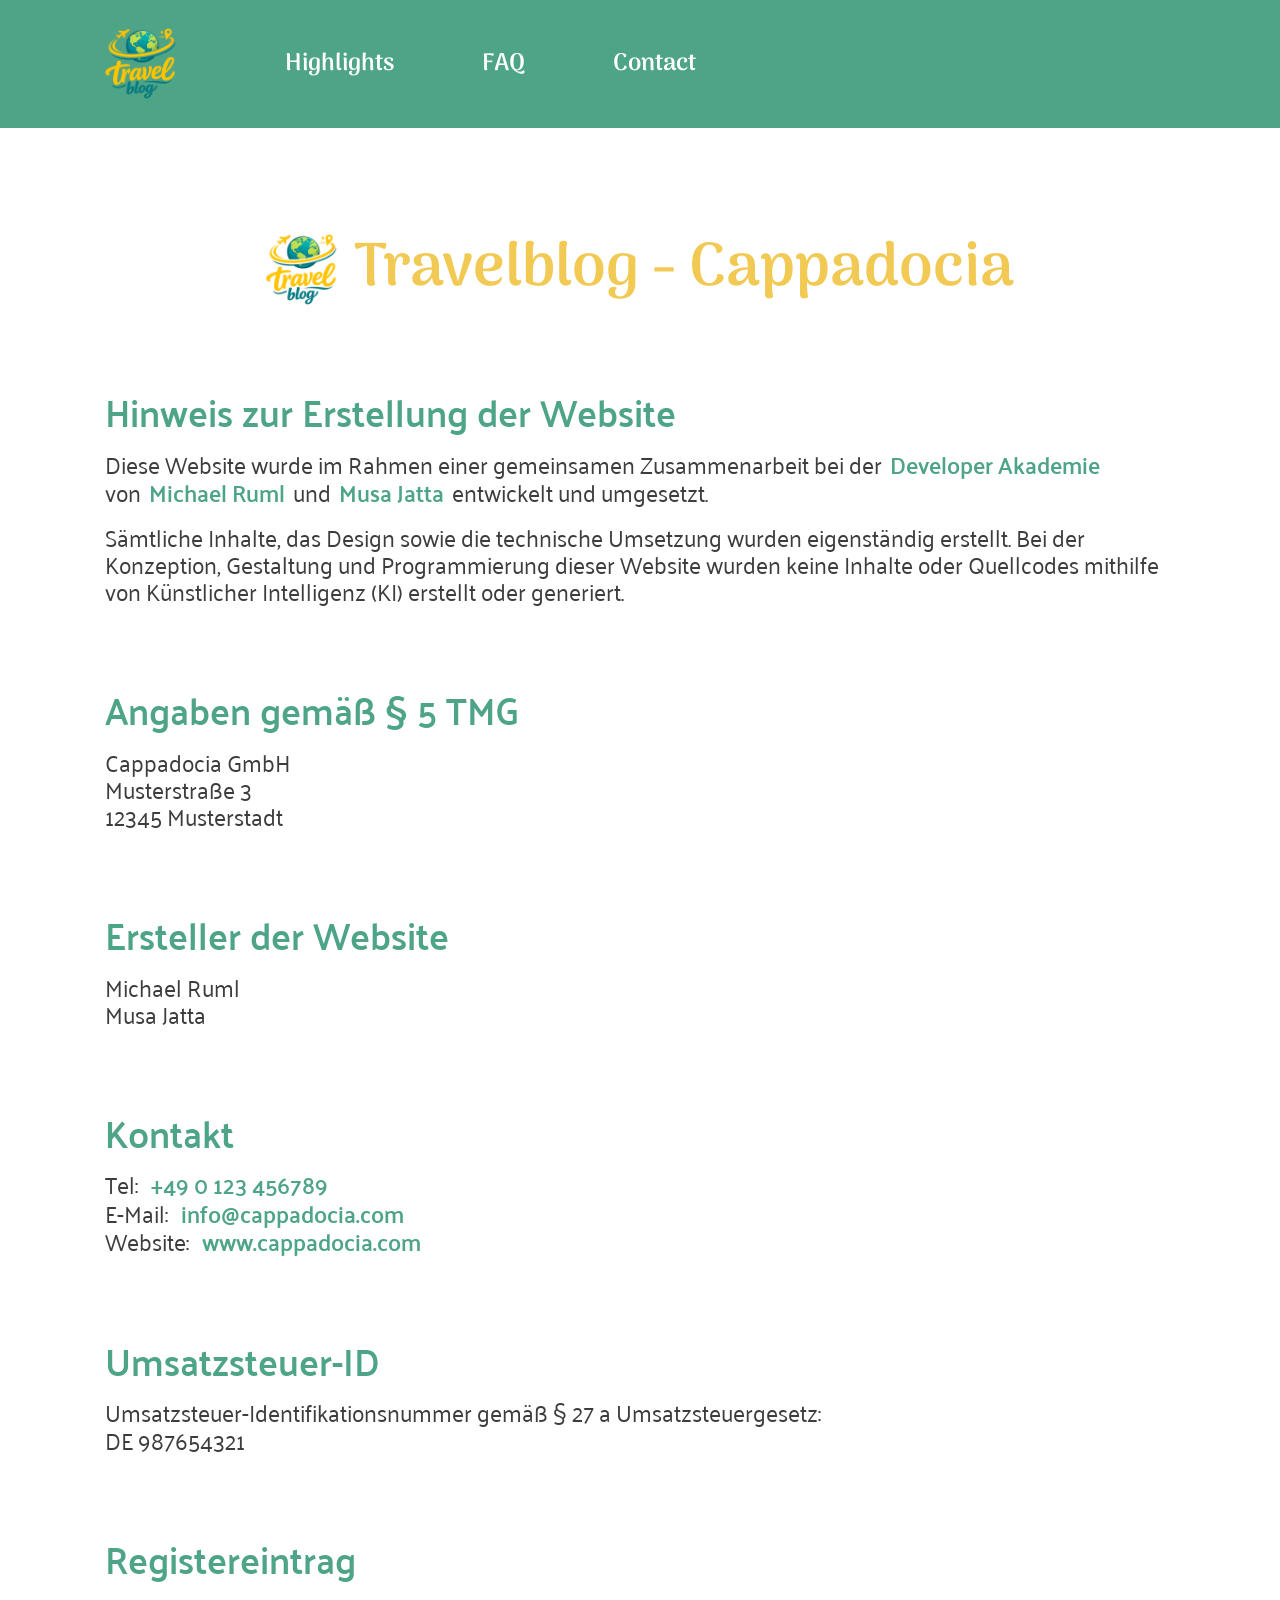
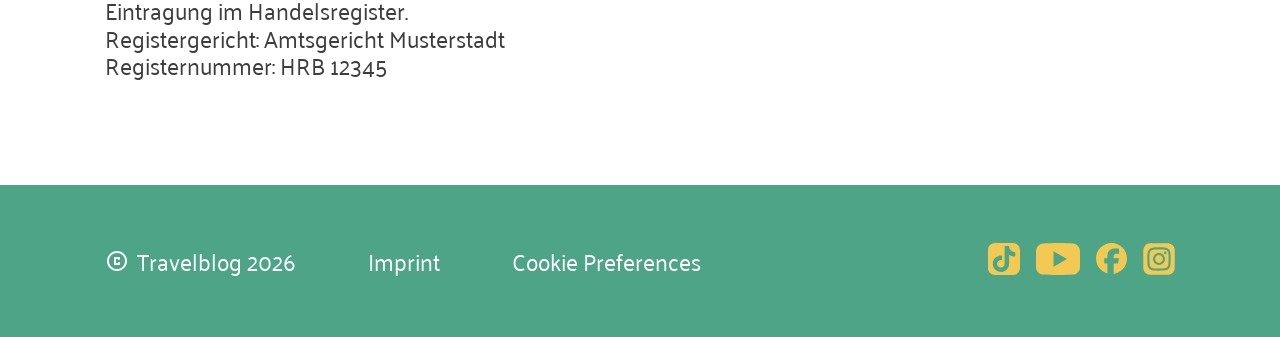
<file: impressum.html>
<!DOCTYPE html>
<html lang="en">

<head>
    <meta charset="UTF-8">
    <meta name="viewport" content="width=device-width, initial-scale=1.0">
    <title>Blog - Impressum</title>

    <link rel="stylesheet" href="css/variables.css">
    <link rel="stylesheet" href="css/standard.css">
    <link rel="stylesheet" href="css/font.css">
    <link rel="stylesheet" href="css/style-impressum.css">

    <link rel="shortcut icon" href="/assets/icons/logo-blog.svg" type="image/x-icon">
</head>

<body>
    <header class="wrapper">
        <img src="/assets/icons/logo-blog.svg" alt="Logo vom Reiseblog">
        <nav>
            <ul>
                <li class="nav-highlights"><a href="index.html#section-highlights">Highlights</a></li>
                <li class="nav-faq"><a href="index.html#section-faq">FAQ</a></li>
                <li class="nav-contact"><a href="index.html#section-contact">Contact</a></li>
            </ul>
        </nav>
        <nav class="navbar wrapper">
            <ul>
                <li><a href="index.html"><img src="/assets/icons/home-icon-green.svg" alt=""></a></li>
                <li><a href="index.html#section-highlights"><img src="/assets/icons/rocket-icon-green.svg" alt=""></a>
                </li>
                <li><a href="index.html#section-faq"><img src="/assets/icons/help-icon-green.svg" alt=""></a></li>
                <li><a href="index.html#section-contact"><img src="/assets/icons/person-pin-contact-icon-green.svg"
                            alt=""></a>
                </li>
            </ul>
        </nav>
    </header>


    <main>
        <section class="impressum-page wrapper">
            <img src="./assets/icons/logo-blog.svg" alt="">
            <h3>Travelblog - Cappadocia</h3>
        </section>

        <section class="impressum-info wrapper">
            <h4>Hinweis zur Erstellung der Website</h4>
            <p>Diese Website wurde im Rahmen einer gemeinsamen Zusammenarbeit bei der<a href="https://developerakademie.com" target="_blank">Developer Akademie</a> von<a href="https://github.com/Medienruml" target="_blank">Michael Ruml</a>und<a href="https://github.com/MusaJattaDev" target="_blank">Musa Jatta</a>entwickelt und umgesetzt.</p>
            <p>Sämtliche Inhalte, das Design sowie die technische Umsetzung wurden eigenständig erstellt. Bei der Konzeption, Gestaltung und Programmierung dieser Website wurden keine Inhalte oder Quellcodes mithilfe von Künstlicher Intelligenz (KI) erstellt oder generiert.</p>

        </section>

        <section class="impressum-info wrapper">
            <h4>Angaben gemäß § 5 TMG</h4>
            <p>Cappadocia GmbH<br>Musterstraße 3<br>12345 Musterstadt</p>
        </section>

        <section class="impressum-info wrapper">
            <h4>Ersteller der Website</h4>
            <p>Michael Ruml <br> Musa Jatta</p>
        </section>

        <section class="impressum-info wrapper">
            <h4>Kontakt</h4>
            <p>Tel: <a href="tel:+49 0 123 456789">+49 0 123 456789</a><br>E-Mail: <a
                    href="mailto:info@cappadocia.com">info@cappadocia.com</a><br>Website: <a
                    href="http://www.google.com" target="_blank">www.cappadocia.com</a></p>
        </section>

        <section class="impressum-info wrapper">
            <h4>Umsatzsteuer-ID</h4>
            <p>Umsatzsteuer-Identifikationsnummer gemäß § 27 a Umsatzsteuergesetz:<br>DE 987654321</p>
        </section>

        <section class="impressum-info wrapper">
            <h4>Registereintrag</h4>
            <p>Eintragung im Handelsregister.<br>Registergericht: Amtsgericht Musterstadt<br>Registernummer: HRB 12345
            </p>
        </section>

        
    </main>

    <footer class="wrapper">
        <div>
            <div class="footer-copyright">
                <img src="/assets/icons/copyright.svg" alt="Copyright-Icon">
                <p>Travelblog 2026</p>
            </div>
            <ul class="footer-links">
                <li><a href="impressum.html">Imprint</a></li>
                <li><a href="">Cookie Preferences</a></li>
            </ul>

        </div>

        <ul class="footer-social-media-buttons">
            <li><a href="https://www.tiktok.com/de-DE/" target="_blank"><img src="/assets/icons/icon-tiktok-yellow.svg" alt="Logo von Tiktok"></a></li>
            <li><a href="https://www.youtube.com/" target="_blank"><img src="/assets/icons/icon-youtube-yellow.svg" alt="Logo von Youtube"></a></li>
            <li><a href="https://www.facebook.com/" target="_blank"><img src="/assets/icons/icon-facebook-yellow.svg" alt="Logo von Facebook"></a></li>
            <li><a href="https://www.instagram.com/" target="_blank"><img src="/assets/icons/icon-instagram-yellow.svg" alt="Logo von Instagramm"></a></li>
        </ul>
    </footer>

</body>

</html>
</file>
<file: css/variables.css>
:root {
    interpolate-size: allow-keywords;

    --primary-green: rgba(78, 164, 135, 1);
    --primary-green-bright: rgba(78, 164, 135, 0.2);
    --primary-yellow: #f1c953;
    --secondary-brown: rgba(84, 55, 13, 1);
    --neutral: #3d3d3d;
    --error: rgba(185, 16, 47, 1);

    --length-animation: 5s;
}
</file>
<file: css/standard.css>
* {
    margin: 0;
    padding: 0;
    box-sizing: border-box;
    scroll-behavior: smooth;
    line-height: 120%;
}

body {
    display: flex;
    flex-direction: column;
    justify-content: center;
    min-height: 100dvh;
}

main {
    display: flex;
    flex-direction: column;
    gap: clamp(48px, calc(36.571px + 3.571vw), 88px);
    flex-grow: 1;
    padding: clamp(24px, calc(-3.429px + 8.571vw), 120px) 0;
}

.wrapper {
    padding: 0 max(clamp(15px, calc(-15px + 9.375vw), 120px), calc(50% - 770px));
}

h1 {
    font-family: 'Arima';
    font-weight: 600;
    font-size: clamp(2.00rem, calc(1.500rem + 2.500vw), 3.75rem);
    color: var(--secondary-brown);
}

h2 {
    font-family: 'Arima';
    font-weight: 600;
    font-size: clamp(2.50rem, calc(2.286rem + 1.071vw), 3.25rem);
    color: var(--primary-green);
    text-align: center;

    display: flex;
    justify-content: center;
    align-items: center;
    gap: 8px;
}

h2>img {
    width: clamp(40px, calc(37.714px + 0.714vw), 48px);
    height: clamp(40px, calc(37.714px + 0.714vw), 48px);
}

h3 {
    font-family: 'Arima';
    font-weight: 600;
    font-size: clamp(2.50rem, calc(2.071rem + 2.143vw), 4.00rem);
    color: var(--primary-yellow);

}

h4 {
    font-family: 'Palanquin';
    font-weight: 600;
    font-size: clamp(1.25rem, calc(0.893rem + 1.786vw), 2.50rem);
    color: var(--primary-green);

}

h5 {
    font-family: 'Arima';
    font-weight: 600;
    font-size: clamp(1.25rem, calc(1.036rem + 1.071vw), 2.00rem);
    color: var(--secondary-brown);
    text-align: center;
}

h6 {
    font-family: 'Palanquin Dark';
    font-weight: 600;
    font-size: clamp(1.75rem, calc(1.393rem + 1.786vw), 3.00rem);
    color: white;
}

p {
    font-family: 'Palanquin';
    font-weight: 400;
    font-size: clamp(1.00rem, calc(0.857rem + 0.714vw), 1.50rem);
    color: var(--neutral);
}

li {
    font-family: 'Palanquin';
    font-weight: 400;
    font-size: clamp(1.00rem, calc(0.857rem + 0.714vw), 1.50rem);
    color: var(--neutral);
}


/* HEADER */

header {
    display: flex;
    align-items: center;
    gap: 100px;

    width: 100%;
    height: 128px;
    background-color: var(--primary-green);
    color: white;
}

header>img {
    width: 72px;
    height: 72px;
}

header>nav>ul {
    display: flex;
    align-items: center;
    gap: 72px;
}

header li {
    font-family: 'Arima';
    font-weight: 600;
    font-size: 24px;
    list-style: none;
}

header a {
    display: block;
    text-decoration: none;
    color: white;
    padding: 4px 8px;

    background-position: bottom;
    background-repeat: no-repeat;
}

header .nav-highlights a:hover {
    background-image: url('/assets/icons/hover-bg-img-highlights.svg');
}

header .nav-faq a:hover {
    background-image: url('/assets/icons/hover-bg-img-faq.svg');
}

header .nav-contact a:hover {
    background-image: url('/assets/icons/hover-bg-img-contacts.svg');
}

header a:active {
    color: var(--primary-yellow);
}

.navbar {
    width: 100%;
    height: 88px;
    background-color: var(--primary-yellow);
    position: fixed;
    bottom: 0;
    left: 0;

    display: flex;
    align-items: center;

    display: none;

    z-index: 10;
}

.navbar ul {
    width: 100%;
    display: flex;
    justify-content: space-evenly;
}

.navbar img {
    height: 40px;
}

@media screen and (max-width: 480px) {
    .navbar img {
        height: 36px;
    }
}

@media screen and (max-width: 768px) {
    header {
        justify-content: center;
    }

    nav {
        display: none;
    }

    .navbar {
        display: flex;
        align-items: center;
    }

    header>.navbar>ul {
        gap: unset;
    }
}

/*article header*/

.article-header {
    width: 100%;

    display: flex;
    flex-wrap: wrap;
    justify-content: space-between;
    gap: 40px;
}

.aticle-header-content {
    flex: 5 0 70%;
}

.aticle-header-content>div:first-child {
    display: flex;
    flex-direction: column;
    gap: 8px;
}

.aticle-header-content>div>p.article-header-intro {
    font-family: 'Palanquin';
    font-size: clamp(1.13rem, calc(0.875rem + 1.250vw), 2.00rem);
    font-weight: 400;
    line-height: 120%;
    gap: 40px;
}

.meta-data {
    display: flex;
    flex-wrap: wrap;
    text-align: center;

    padding-top: 40px;

    gap: 32px;
    row-gap: 8px;

    font: 400 16px 'Palanquin';
}

.meta-data>.meta-item {
    display: flex;
    align-items: center;

    gap: 8px;
}

.author-card {
    display: flex;
    flex-direction: column;
    align-items: center;

    background-color: #4EA48733;

    flex: 1 0 270px;

    border-radius: 30px;
    padding: 16px;
    gap: 16px;

}

.author-card>img {
    width: 120px;
    height: 120px;

    object-fit: cover;

    border-radius: 50%;
}

.author-title {
    text-align: center;
}

.author-name {
    font: 700 18px 'Arima';
}

.author-role {
    font: 400 18px 'Arima';
}

.author-summary>p {
    font: 400 16px 'Palanquin';
    line-height: 120%;
}

/* profi tipp */

.pro-tipp-box {
    width: 200px;
    background-color: var(--primary-green);

    padding: 8px 16px;

    display: flex;
    align-items: center;

    border-radius: 10px;

    transform: rotate(-15deg);

    position: relative;
    top: 20px;
}

.pro-tipp-box>img {
    width: 42px;
}

.pro-tipp-box>p {
    font: 700 28px 'Palanquin';
    color: var(--primary-yellow);
}

.pro-tipp-content {
    background-color: var(--primary-green-bright);

    padding: 24px 16px;
    padding-left: 40px;

    margin-left: 64px;
    margin-right: 64px;

    border-radius: 30px;

    font: 400 24px 'Palanquin';
}

.pro-tipp-content a {
    color: #4EA487;
    text-decoration: none;
}

@media screen and (max-width: 992px) {
    .pro-tipp-box {
        position: relative;
        top: 2px;
        rotate: 1deg
    }

    .pro-tipp-content {
        margin-left: 0px;
        margin-right: 0px;
    }
}

/* Share-Button */

.share-button {
    display: flex;
    flex-direction: column;
    justify-content: center;
    align-items: center;

    gap: 48px;

    position: relative;
}

.share-button .share-arrow-big {
    position: absolute;
    left: -15px;
    top: 45px;
}

.share-button .share-arrow-small {
    position: absolute;
    left: 0px;
    top: 50px;
    display: none;
}

.share-button .follow-me {
    position: relative;
    font-family: 'Arima';
    font-weight: 500;
    font-size: clamp(1.00rem, calc(0.857rem + 0.714vw), 1.50rem);

    text-align: center;

    color: var(--secondary-brown);
}

.share-button summary {
    display: flex;
    align-items: center;
    gap: 8px;
    font: 700 24px 'Arima';

    height: 48px;

    padding: 8px 18px;

    color: var(--primary-yellow);
    background-color: var(--primary-green);

    border-radius: 40px;

    cursor: pointer;
}

.share-button details[open] summary img {
    display: none;
}

.share-button details[open] summary {
    margin-left: 16px;
}

.share-button details {
    display: flex;
    align-items: center;

    height: 54px;
}

.share-button details::details-content {
    inline-size: 0;
    opacity: 0;
    transition-property: inline-size, content-visibility, opacity;
    transition-duration: 0.5s;
    transition-timing-function: ease-in-out;
    transition-behavior: allow-discrete;
}

.share-button details[open]::details-content {
    inline-size: auto;
    padding: 4px 10px;
    opacity: 1;
}

.share-button .hidden-links a {
    display: flex;

    font: 600 18px 'Arima';

    color: var(--primary-green);
}

.share-button .hidden-links {
    display: flex;
    gap: 16px;
}

.share-button .hidden-links>div {
    display: flex;
    flex-direction: column;
}

@media screen and (max-width: 992px) {
    .share-button .share-arrow-small {
        display: block;
    }

    .share-button .share-arrow-big {
        display: none;
    }
}

@media screen and (max-width: 480px) {
    .share-button .follow-me br {
        display: none;
    }

}



/* FOOTER */

footer {
    display: flex;
    justify-content: space-between;
    align-items: center;
    width: 100%;
    height: 152px;
    background-color: var(--primary-green);
    color: white;
}

footer * {
    color: white;
    font-family: 'Palanquin';
    font-weight: 400;
}

footer>div {
    display: flex;
    align-items: center;
    gap: 72px;
}

footer .footer-copyright {
    display: flex;
    align-items: center;
    gap: 8px;


    font-size: 18px;
}

footer .footer-links {
    display: flex;
    gap: 72px;
}

footer li {
    list-style: none;
}

footer a {
    text-decoration: none;
}


footer .footer-social-media-buttons {
    display: flex;

    gap: 16px;
}


footer .footer-social-media-buttons li {

    list-style: none;
}

footer .footer-social-media-buttons img {
    height: 32px;
}

@media screen and (max-width: 480px) {
    footer .footer-copyright img {
        width: 16px;
        height: 16px;
    }

    footer .footer-social-media-buttons {
        gap: 8px;
    }
}

@media screen and (max-width: 768px) {
    footer {
        height: 240px;
        padding-top: 30px !important;
        padding-bottom: 118px !important;
    }
}

@media screen and (min-width: 769px) and (max-width: 992px) {
    footer {
        align-items: end;
        padding-bottom: 32px !important;
    }
}

@media screen and (max-width: 992px) {


    footer>div {
        display: flex;
        flex-direction: column-reverse;
        align-items: end;
        align-items: start;
        gap: 8px;
    }

    footer .footer-copyright {
        display: flex;
        gap: 4px;
    }

    footer .footer-copyright img {
        width: 20px;
        height: 20px;
    }

    footer .footer-copyright p {
        font-size: 16px;
    }

    footer .footer-links {
        flex-direction: column;
        gap: 8px;
    }

    footer .footer-social-media-buttons img {
        height: 24px;
    }
}
</file>
<file: css/font.css>
/* arima-regular - latin */
@font-face {
  font-display: swap; /* Check https://developer.mozilla.org/en-US/docs/Web/CSS/@font-face/font-display for other options. */
  font-family: 'Arima';
  font-style: normal;
  font-weight: 400;
  src: url('../assets/fonts/arima-v7-latin-regular.woff2') format('woff2'); /* Chrome 36+, Opera 23+, Firefox 39+, Safari 12+, iOS 10+ */
}
/* arima-500 - latin */
@font-face {
  font-display: swap; /* Check https://developer.mozilla.org/en-US/docs/Web/CSS/@font-face/font-display for other options. */
  font-family: 'Arima';
  font-style: normal;
  font-weight: 500;
  src: url('../assets/fonts/arima-v7-latin-500.woff2') format('woff2'); /* Chrome 36+, Opera 23+, Firefox 39+, Safari 12+, iOS 10+ */
}
/* arima-600 - latin */
@font-face {
  font-display: swap; /* Check https://developer.mozilla.org/en-US/docs/Web/CSS/@font-face/font-display for other options. */
  font-family: 'Arima';
  font-style: normal;
  font-weight: 600;
  src: url('../assets/fonts/arima-v7-latin-600.woff2') format('woff2'); /* Chrome 36+, Opera 23+, Firefox 39+, Safari 12+, iOS 10+ */
}
/* arima-700 - latin */
@font-face {
  font-display: swap; /* Check https://developer.mozilla.org/en-US/docs/Web/CSS/@font-face/font-display for other options. */
  font-family: 'Arima';
  font-style: normal;
  font-weight: 700;
  src: url('../assets/fonts/arima-v7-latin-700.woff2') format('woff2'); /* Chrome 36+, Opera 23+, Firefox 39+, Safari 12+, iOS 10+ */
}

/* palanquin-regular - latin */
@font-face {
  font-display: swap; /* Check https://developer.mozilla.org/en-US/docs/Web/CSS/@font-face/font-display for other options. */
  font-family: 'Palanquin';
  font-style: normal;
  font-weight: 400;
  src: url('../assets/fonts/palanquin-v17-latin-regular.woff2') format('woff2'); /* Chrome 36+, Opera 23+, Firefox 39+, Safari 12+, iOS 10+ */
}
/* palanquin-500 - latin */
@font-face {
  font-display: swap; /* Check https://developer.mozilla.org/en-US/docs/Web/CSS/@font-face/font-display for other options. */
  font-family: 'Palanquin';
  font-style: normal;
  font-weight: 500;
  src: url('../assets/fonts/palanquin-v17-latin-500.woff2') format('woff2'); /* Chrome 36+, Opera 23+, Firefox 39+, Safari 12+, iOS 10+ */
}
/* palanquin-600 - latin */
@font-face {
  font-display: swap; /* Check https://developer.mozilla.org/en-US/docs/Web/CSS/@font-face/font-display for other options. */
  font-family: 'Palanquin';
  font-style: normal;
  font-weight: 600;
  src: url('../assets/fonts/palanquin-v17-latin-600.woff2') format('woff2'); /* Chrome 36+, Opera 23+, Firefox 39+, Safari 12+, iOS 10+ */
}
/* palanquin-700 - latin */
@font-face {
  font-display: swap; /* Check https://developer.mozilla.org/en-US/docs/Web/CSS/@font-face/font-display for other options. */
  font-family: 'Palanquin';
  font-style: normal;
  font-weight: 700;
  src: url('../assets/fonts/palanquin-v17-latin-700.woff2') format('woff2'); /* Chrome 36+, Opera 23+, Firefox 39+, Safari 12+, iOS 10+ */
}

/* palanquin-dark-600 - latin */
@font-face {
  font-display: swap; /* Check https://developer.mozilla.org/en-US/docs/Web/CSS/@font-face/font-display for other options. */
  font-family: 'Palanquin Dark';
  font-style: normal;
  font-weight: 600;
  src: url('../assets/fonts/palanquin-dark-v17-latin-600.woff2') format('woff2'); /* Chrome 36+, Opera 23+, Firefox 39+, Safari 12+, iOS 10+ */
}

/* roboto-mono-700 - latin */
@font-face {
  font-display: swap; /* Check https://developer.mozilla.org/en-US/docs/Web/CSS/@font-face/font-display for other options. */
  font-family: 'Roboto Mono';
  font-style: normal;
  font-weight: 700;
  src: url('../assets/fonts/roboto-mono-v31-latin-700.woff2') format('woff2'); /* Chrome 36+, Opera 23+, Firefox 39+, Safari 12+, iOS 10+ */
}
</file>
<file: css/style-index.css>
/* HERO Section */

.section-hero {
    position: relative;
    width: 100%;
    height: 560px;
    overflow: hidden;
}



@media screen and (max-width: 1440px) {
    .section-hero.wrapper {
        padding: 0;
    }

}

.section-hero .container {
    position: relative;
    overflow-x: hidden;
    height: 560px;
}

.section-hero .hero-image {
    position: absolute;
    top: 0;
    right: 0;
    width: 75%;
    height: 533px;
    background-image: url('/assets/img/hero-image_small.jpg');
    background-size: cover;
    background-position: right, center;
}

.section-hero .hero-wave {
    position: absolute;
    top: 0;
    /* left: -1340px; */
    right: -472px;
    height: 560px;

    animation: slide-left var(--length-animation) linear forwards;
}

.section-hero .hero-headline {
    position: absolute;
    top: 50%;
    left: 50%;
    transform: translate(-50%, -50%);
    display: flex;
    flex-direction: column;
    gap: clamp(16px, calc(11.429px + 1.429vw), 32px);

    width: clamp(250px, calc(222.857px + 8.482vw), 345px);

    animation: slide-up-slide-left var(--length-animation) linear forwards;
}

.section-hero .hero-headline h1 {
    animation: opacity-in-h1 var(--length-animation) linear forwards;
}

.section-hero .hero-headline p {
    font-size: clamp(1.25rem, calc(1.107rem + 0.714vw), 1.75rem);
    animation: opacity-in-p var(--length-animation) linear forwards;
}

.section-hero .hero-logo {
    position: absolute;
    top: 284px;
    left: 444px;
    width: 160px;
    height: 160px;
    background-color: var(--primary-green);
    border-radius: 999px;
    box-shadow: -2px 4px 10px rgba(0, 0, 0, 0.25);

    animation: fade-in-slide-up var(--length-animation) linear forwards;
}

.section-hero .hero-logo img {
    position: absolute;
    top: 50%;
    left: 50%;
    transform: translate(-50%, -50%);
}

.section-hero .hero-logo .logo-text {
    animation: logo-rotate 10s linear infinite;
    transform-origin: center;
}

@keyframes logo-rotate {
    to {
        transform: translate(-50%, -50%) rotate(360deg);
    }
}

@keyframes slide-up-slide-left {
    0% {
        top: 50%;
        left: 50%;
        transform: translate(-50%, -50%);
    }

    5% {
        top: 50%;
        left: 50%;
        transform: translate(-50%, -50%);
    }

    15% {
        top: 145px;
        left: 50%;
        transform: translateX(-50%);
    }

    45% {
        top: 145px;
        left: 50%;
        transform: translateX(-50%);
    }

    70% {
        top: 145px;
        left: clamp(18px, calc(-5.429px + 7.321vw), 100px);
        transform: translate(0, 0);
    }

    100% {
        top: 145px;
        left: clamp(18px, calc(-5.429px + 7.321vw), 100px);
        transform: translate(0, 0);
    }
}

@keyframes opacity-in-h1 {
    0% {
        opacity: 0;
    }

    5% {
        opacity: 0;
    }

    15% {
        opacity: 1;
    }

    100% {
        opacity: 1;
    }
}

@keyframes opacity-in-p {
    0% {
        opacity: 0;
    }

    15% {
        opacity: 0;
    }

    45% {
        opacity: 1;
    }

    100% {
        opacity: 1;
    }
}

@keyframes slide-left {
    0% {
        left: 0;
    }

    35% {
        left: 0;
    }

    70% {
        left: calc(-1794px + 444px);
    }

    100% {
        left: calc(-1794px + 444px);
    }
}

@keyframes fade-in-slide-up {
    0% {
        top: calc(533px - 160px);
        opacity: 0;
    }

    25% {
        top: calc(533px - 160px);
        opacity: 0;
    }

    50% {
        top: calc(533px - 160px);
        opacity: 0;
    }

    80% {
        top: calc(533px - 160px);
        opacity: 0;
    }

    85% {
        opacity: 0;
    }

    100% {
        top: 285px;
        opacity: 1;
    }
}

@media screen and (max-width: 1200px) {
 .section-hero .hero-image {
        width: 100%;
        height: 533px;
        background-size: 150%;
        background-position: 0%, center;
    }
}

@media screen and (max-width: 768px) {
    .section-hero .hero-image {
        width: 100%;
        height: 533px;
        background-size: 280%;

        background-position: -115%, center;
    }

    @keyframes opacity-in-h1 {
        0% {
            opacity: 0;
        }

        5% {
            opacity: 0;
        }

        15% {
            opacity: 1;
        }

        70% {
            opacity: 0;
        }

        85% {
            opacity: 0;
        }

        100% {
            opacity: 0;
        }
    }

    @keyframes opacity-in-p {
        0% {
            opacity: 0;
        }

        15% {
            opacity: 0;
        }

        45% {
            opacity: 1;
        }

        70% {
            opacity: 0;
        }

        85% {
            opacity: 0;
        }

        100% {
            opacity: 0;
        }
    }

    @keyframes slide-left {
        0% {
            left: 0;
        }

        35% {
            left: 0;
        }

        70% {
            top: 0px;
            left: calc(-1794px + 40%);
        }

        100% {
            top: -120px;
            left: calc(-1794px + 30%);
        }
    }

    @keyframes fade-in-slide-up {
        0% {
            top: calc(533px - 160px);
            opacity: 0;
        }

        25% {
            top: calc(533px - 160px);
            opacity: 0;
        }

        50% {
            top: calc(533px - 160px);
            opacity: 0;
        }

        80% {
            top: calc(533px - 160px);
            opacity: 0;
        }

        85% {
            left: 30%;
            opacity: 0;
        }

        100% {
            top: 30%;
            left: 30%;
            opacity: 1;
        }
    }
}

.section-head {
    display: flex;
    flex-direction: column;
    gap: 24px;
    padding: 0 clamp(0px, calc(-265.714px + 26.786vw), 120px);;
}

h2+div {
    font-family: 'Palanquin';
    font-size: 24px;
    font-weight: 500;
    text-align: center;
}

section {
    display: flex;
    flex-direction: column;
    gap: clamp(24px, calc(12.571px + 3.571vw), 64px);
}

@media screen and (max-width: 768px) {
    .section-head div {
        display: none;
    }    
}

/* SLIDER */

.slider {
    position: relative;

    width: 100%;
    height: 533px;
    display: flex;
    justify-content: center;
    align-items: end;

    overflow: hidden;

    border-top-right-radius: 100px;
}

.slider input {
    z-index: 2;
}

.slider_wrapper {
    width: 400%;
    height: 100%;

    display: flex;
    position: absolute;

    transition: all 500ms ease-in-out;
}

.slider_element {
    width: calc(100% / 4);
    height: 100%;
    padding-top: clamp(64px, calc(110.286px - 3.214vw), 100px);
    padding-left: clamp(16px, calc(6.857px + 2.857vw), 48px);
    padding-right: clamp(16px, calc(-156px + 35.833vw), 360px);
}

.element_one {
    background-image: url('/assets/img/slider-img-01_small.jpg');
    background-size: cover;
    background-position: center;
}

.element_two {
    background-image: url('/assets/img/slider-img-02_small.jpg');
    background-size: cover;
    background-position: center;
}

.element_three {
    background-image: url('/assets/img/slider-img-03_small.jpg');
    background-size: cover;
    background-position: center;
}

.element_four {
    background-image: url('/assets/img/slider-img-04_small.jpg');
    background-size: cover;
    background-position: center;
}

.slider input[value="one"]:checked~.slider_wrapper {
    transform: translateX(37.5%);
}

.slider input[value="two"]:checked~.slider_wrapper {
    transform: translateX(12.5%);
}

.slider input[value="three"]:checked~.slider_wrapper {
    transform: translateX(-12.5%);
}

.slider input[value="four"]:checked~.slider_wrapper {
    transform: translateX(-37.5%);
}

.slider .radio-buttons {
    display: flex;
    gap: 22px;
}

input[type="radio"] {
    position: relative;
    bottom: 40px;
    appearance: none;

    width: 28px;
    height: 28px;

    background-color: white;

    border: unset;
    border-radius: 999px;

    cursor: pointer;
    transition: 500ms;

    margin: 0 11px;
}

input[type="radio"]:checked {
    width: 40px;
    background: var(--primary-yellow);
}



.slider a {
    text-decoration: none;
}

.slider a div {
    display: flex;
    flex-direction: column;
    gap: 8px;
    padding: 16px 24px;
    background-color: rgba(255, 255, 255, 0.1);
    backdrop-filter: blur(10px);
}


.slider p {
    font-family: 'Palanquin';
    font-weight: 400;
    font-size: clamp(1.25rem, calc(1.107rem + 0.714vw), 1.75rem);
    color: white;
    text-overflow: ellipsis;

    -webkit-line-clamp: 3;
    display: -webkit-box;
    -webkit-box-orient: vertical;
    overflow: hidden;
}


/* ACCORDION */

.accordion {
    display: flex;
    flex-direction: column;
    gap: 32px;
    width: 100%;
}

.accordion details {
    padding: 16px 14px;
    background-color: var(--primary-yellow);
    border-radius: 12px;
    cursor: pointer;
}

.accordion summary {
    position: relative;
    font-family: 'Palanquin';
    font-size: clamp(1.00rem, calc(0.857rem + 0.714vw), 1.50rem);
    font-weight: 700;
    padding-right: 48px;
    background: var(--primary-yellow);
    list-style: none;
}

.accordion summary img {
    width: 24px;
    height: 24px;
    position: absolute;
    top: 0;
    right: 0;
    transition: rotate 0.5s ease-in-out;
}

.accordion details[open] summary img {
    position: absolute;
    right: 0;
    rotate: -180deg;
}

.accordion details::details-content {
    display: block;
    block-size: 0;
    background-color: White;
    border-radius: 5px;
    overflow: hidden;
    opacity: 0;

    transition-property: block-size, content-visibility, margin-top, opacity;
    transition-duration: 0.5s;
    transition-timing-function: ease-in-out;
    transition-behavior: allow-discrete;
}

.accordion details>p {
    font: 500 16px 'Palanquin';
    line-height: 120%;
}

.accordion details[open]::details-content {
    block-size: auto;
    padding: 4px 10px;
    margin-top: 16px;
    opacity: 1;
}

/* Contact form */

.contact-form {
    display: flex;
    flex-wrap: wrap;
    gap: 64px;
}

.contact-form div {
    display: flex;
    flex-direction: column;
    flex: 1 1 500px;
}

.contact-form label {
    font: 500 24px 'Palanquin';
    color: var(--secondary-brown);
}

.contact-form input[type=text] {
    font: 400 24px 'Palanquin';
    color: var(--primary-green);
    border: unset;
    padding: 16px 8px;
    border-bottom: 1px solid black;
    caret-shape: box;
}


.submit {
    display: flex;
    flex-direction: column;
    align-items: center;
    gap: 64px;
}

.submit .check {
    display: flex;
    align-items: center;
    gap: 8px;
}

.submit input[type="checkbox"] {
    appearance: none;

    width: 18px;
    height: 18px;
    border: 2px solid black;
    border-radius: 2px;

    flex-shrink: 0;
}

.submit input[type="checkbox"]:hover {
    background-color: var(--primary-yellow);
}

.submit input[type="checkbox"]:checked {
    background-color: var(--primary-green);
    background-image: url("/assets/icons/check_icon.svg");
    background-repeat: no-repeat;
    background-position: center center;
    border: unset;
}

.submit p {
    font: 400 16px 'Palanquin';
    line-height: 120%;
}

.submit p>em {
    font-style: normal;
    color: var(--primary-green);
}

.submit p>em:hover {
    font-weight: 600;
    cursor: pointer;
}

.submit .error {
    color: var(--error);
}

.submit button {
    background-color: unset;
    font: 700 24px 'Arima';
    color: #737373;
    padding: 0 24px;
    border-radius: 999px;
    border: 1px solid rgba(48, 48, 48, 0.5);
}

.submit:has(input[type="checkbox"]:checked) button {
    background-color: var(--primary-green);
    font: 700 24px 'Arima';
    color: var(--primary-yellow);
    padding: 0 24px;
    border-radius: 999px;
    border: unset;
}

.submit:has(input[type="checkbox"]:checked) button {
    transition: all 0.25s ease-in-out;
}

.submit:has(input[type="checkbox"]:checked) button:hover {
    box-shadow: 0 4px 4px rgba(78, 164, 135, 0.3);
    text-shadow: -2px 2px 4px rgba(0, 0, 0, 0.25);
    transition: all 0.25s ease-in-out;
    cursor: pointer;
}

.submit:has(input[type="checkbox"]:checked) .error {
    display: none;
}
</file>
<file: css/style-article1.css>
.header-section a {
    font-family: 'Arima';
    font-size: 24px;
    font-weight: 700;

    color: #F8F5EB;
}

/* Slider big screen */
.slider .slider-element {
        width: calc(100% / 5);
        aspect-ratio: 2/3;
    }

@media screen and (min-width: 1201px) {
    .slider input {
        display: none;
    }

    .slider {
        width: 100%;
        padding: 25px clamp(0px, calc(-320px + 26.667vw), 64px);;
    }

    .slider .slider-wrapper {
        display: flex;

    }

    .slider .slider-element {
        width: calc(100% / 5);
        aspect-ratio: 2/3;
        object-fit: cover;
        border-radius: 16px;
        box-shadow: 0 5px 10px rgba(0, 0, 0, 0.25);
        transform: perspective(200px) rotateY(15deg) scaleX(0.95) translate(20px);
        z-index: 0;
        transition: all 500ms ease-in-out;
    }

    .slider .slider-element:hover {
        z-index: 5;
        transform: perspective(200px) rotateY(0deg) translateX(0px) scaleX(1.3) scaleY(1.15);

        transition: all 500ms ease-in-out;
    }

    .slider .slider-element:hover~.slider-element {
        transform: perspective(200px) rotateY(-15deg) scaleX(0.95) translatex(-20px);
        transition: all 500ms ease-in-out;
    }
}

/* Slider big screen end*/

@media screen and (max-width: 1200px) {

    /* Slider Mobil */

    .slider {
        position: relative;
        width: 100%;
        height: 400px;

        display: flex;
        justify-content: center;
        align-items: flex-end;

        overflow: hidden;
    }

    .slider input {
        display: inline-block;
        appearance: none;
        z-index: 2;
        margin-bottom: 16px;
        width: 22px;
        height: 22px;
        background-color: rgba(78, 164, 135, 0.3);
        border-radius: 999px;
        margin: 0 4px;

        cursor: pointer;
        transition: 1s;
    }

    .slider input:checked {
        width: 40px;
        background-color: rgba(78, 164, 135, 1);
    }

    .slider-wrapper {
        position: absolute;
        width: 1000px;
        height: 300px;
        top: 20px;

        display: flex;
        align-items: center;

        transition: all 1s ease-in-out;
    }

    .slider .slider-element {
        width: 200px;
        height: 300px;
        border-radius: 16px;
        transform: perspective(200px) rotateY(-15deg) scaleX(0.9);
        transition: all 1s ease-in-out;
        object-fit: cover;
    }

    .slider input[value="one"]:checked~.slider-wrapper {
        transform: translateX(calc(100% / 5 * 2));
    }

    .slider input[value="two"]:checked~.slider-wrapper {
        transform: translateX(calc(100% / 5 * 1));
    }

    .slider input[value="three"]:checked~.slider-wrapper {
        transform: translateX(calc(100% / 5 * 0));
    }

    .slider input[value="four"]:checked~.slider-wrapper {
        transform: translateX(calc(100% / 5 * -1));
    }

    .slider input[value="five"]:checked~.slider-wrapper {
        transform: translateX(calc(100% / 5 * -2));
    }

    .slider input[value="two"]:checked~.slider-wrapper>.element-one {
        transform: perspective(200px) rotateY(15deg) scaleX(0.9);
    }

    .slider input[value="three"]:checked~.slider-wrapper>.element-one,
    .slider input[value="three"]:checked~.slider-wrapper>.element-two {
        transform: perspective(200px) rotateY(15deg) scaleX(0.9);
    }

    .slider input[value="four"]:checked~.slider-wrapper>.element-one,
    .slider input[value="four"]:checked~.slider-wrapper>.element-two,
    .slider input[value="four"]:checked~.slider-wrapper>.element-three {
        transform: perspective(200px) rotateY(15deg) scaleX(0.9);
    }

    .slider input[value="five"]:checked~.slider-wrapper>.element-one,
    .slider input[value="five"]:checked~.slider-wrapper>.element-two,
    .slider input[value="five"]:checked~.slider-wrapper>.element-three,
    .slider input[value="five"]:checked~.slider-wrapper>.element-four {
        transform: perspective(200px) rotateY(15deg) scaleX(0.9);
    }

    .slider input[value="one"]:checked~.slider-wrapper>.element-one,
    .slider input[value="two"]:checked~.slider-wrapper>.element-two,
    .slider input[value="three"]:checked~.slider-wrapper>.element-three,
    .slider input[value="four"]:checked~.slider-wrapper>.element-four,
    .slider input[value="five"]:checked~.slider-wrapper>.element-five {
        transform: scaleX(1.1) scaleY(1.1);
        z-index: 5;
    }

    /* Slider Mobil end */

}

.info {
    display: flex;
    flex-direction: column;
}

.lorem-element-two>div {
    display: flex;
    flex-direction: column;
    gap: clamp(20px, calc(16.571px + 1.071vw), 32px);
    padding: 0 120px;
}

.lorem-element-two ol {
    padding-left: 30px;
}

span {
    font-weight: 700;
}

.link {
    color: #4EA487;
    text-decoration: none;
}

@media screen and (max-width: 992px) {

    .lorem-element-two>div {
        padding: 0 0px;
    }

    .share-button .arrow {
        width: 50px;

        position: absolute;
        bottom: 24px;
    }

}
</file>
<file: css/style-article2.css>
.video-element {
    display: flex;
    justify-content: center;
}

.video-element img {
    width: min(100%, 930px);
}

.info {
    display: flex;
    flex-direction: column;
}

.lorem-element-two {
    display: flex;
    flex-direction: column;
    gap: clamp(20px, calc(16.571px + 1.071vw), 32px);
}

.lorem-element-two ul {
    padding-left: 30px;
}



@media screen and (max-width: 992px) {

    .share-button .arrow {
        width: 50px;

        position: absolute;
        bottom: 24px;
    }
}
</file>
<file: css/style-article3.css>
article img {
    box-shadow: -2px 4px 12px rgba(0, 0, 0, 0.25);
    border-radius: 48px;
}

.big-pic-one-column {
    display: flex;
    flex-direction: column;
    align-items: center;
    gap: 48px;
}

.big-pic-one-column img {
    width: min(880px, 100%);
}

.two-columns {
    display: flex;
    flex-direction: column;
    gap: 48px;

}

.two-columns>div.articles {
    display: flex;
    flex-direction: row;
    gap: 80px;
    flex-wrap: wrap;
}

.two-columns article {
    display: flex;
    flex-direction: column;
    flex: 1 0 min(100%, 400px);
    gap: 48px;
    align-items: stretch;
}

.two-columns article img {
    width: 100%;
    margin-top: auto;
    aspect-ratio: 1/0.9;
    object-fit: cover;
}

@media screen and (max-width: 768px) {

    .share-button .arrow {
        width: 50px;

        position: absolute;
        bottom: 24px;
    }
}
</file>
<file: css/style-impressum.css>
main a {
    font-family: 'Palanquin';
    font-weight: 600;
    color: var(--primary-green);
    cursor: pointer;
}

.impressum-page {
    max-width: 100%;
    margin: 0 auto;

    display: flex;
    align-items: flex-start;

    gap: 16px;
}

.impressum-info {
    display: flex;
    flex-direction: column;
    gap: 16px;
}

.impressum-info p {
    margin: 0;
}

.impressum-info a {
    text-decoration: none;
    padding: 0.5rem;
}

.impressum-info a:hover {
    text-decoration: underline;
    color: var(--primary-yellow);
}

@media screen and (max-width: 768px) {
   .impressum-info{
    text-align: center;
   }

   .impressum-page h3 {
    text-align: center;
}

   .impressum-info h4{
    display: block;
    text-align: center;
   }

   .impressum-page img{
    display: none;
   }
}
</file>
